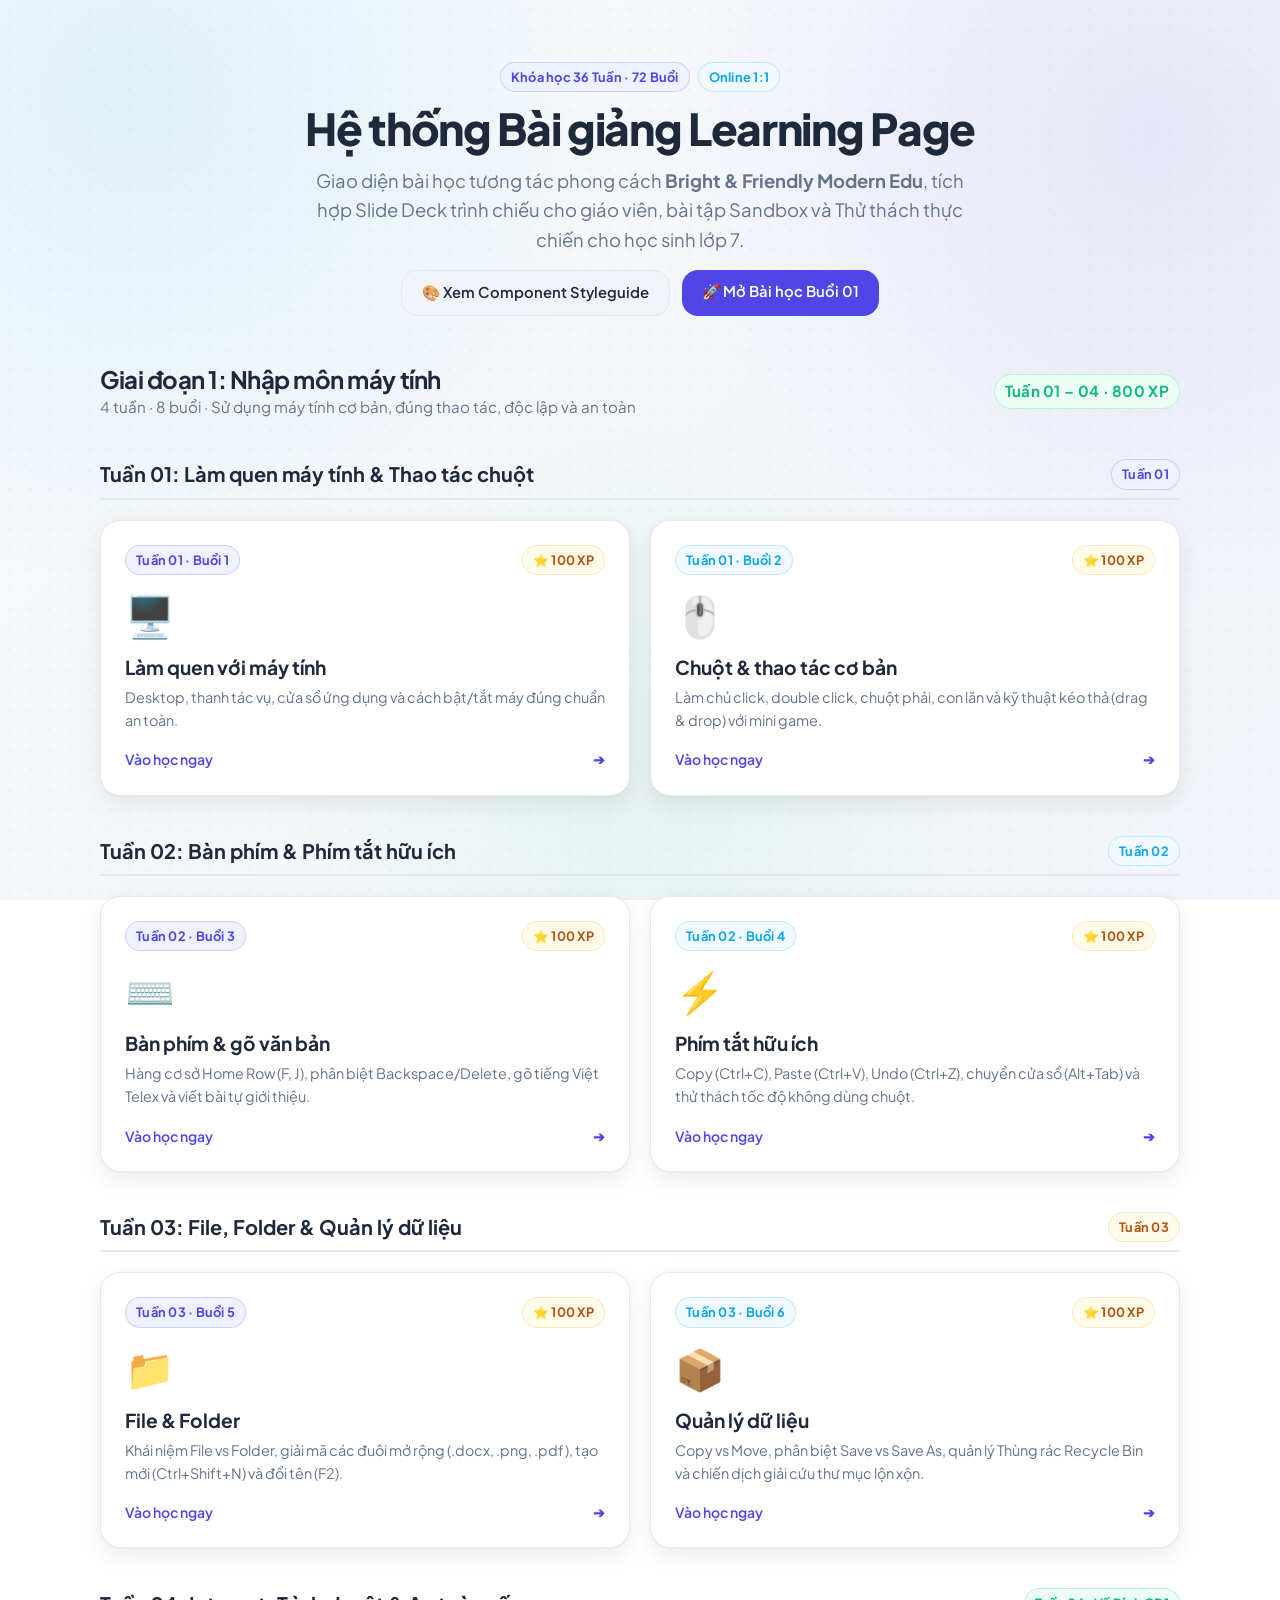
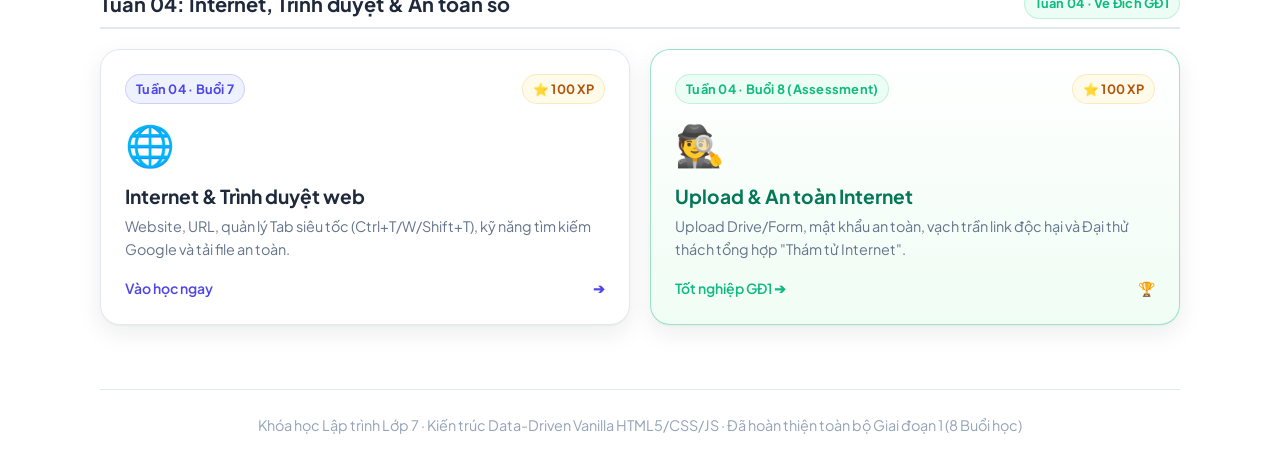
<file: index.html>
<!DOCTYPE html>
<html lang="vi">
<head>
  <meta charset="UTF-8">
  <meta name="viewport" content="width=device-width, initial-scale=1.0">
  <title>Khóa học Lập trình Lớp 7 — Cổng Bài học & Design System</title>
  
  <!-- CSS Design System -->
  <link rel="stylesheet" href="design-system/css/tokens.css">
  <link rel="stylesheet" href="design-system/css/reset.css">
  <link rel="stylesheet" href="design-system/css/layout.css">
  <link rel="stylesheet" href="design-system/css/components.css">
  <link rel="stylesheet" href="design-system/css/utilities.css">
  <link rel="stylesheet" href="design-system/css/responsive.css">

  <style>
    .hub-hero {
      padding: 48px 0 32px;
      text-align: center;
    }
    .hub-grid {
      display: grid;
      grid-template-columns: repeat(auto-fit, minmax(280px, 1fr));
      gap: 20px;
      margin-top: 20px;
    }
    .hub-card {
      background: #ffffff;
      border: 1px solid var(--border-soft);
      border-radius: var(--radius-lg);
      padding: 24px;
      box-shadow: var(--shadow-card);
      display: flex;
      flex-direction: column;
      justify-content: space-between;
      gap: 16px;
      transition: all var(--transition-fast);
      text-decoration: none;
      color: inherit;
    }
    .hub-card:hover {
      transform: translateY(-4px);
      box-shadow: var(--shadow-card-hover);
      border-color: rgba(79, 70, 229, 0.4);
    }
    .hub-card__icon {
      font-size: 2.5rem;
    }
    .week-section-title {
      display: flex;
      justify-content: space-between;
      align-items: center;
      margin-top: 40px;
      margin-bottom: 12px;
      padding-bottom: 8px;
      border-bottom: 2px solid var(--border-soft);
    }
  </style>
</head>
<body>

  <div class="lesson-shell" style="max-width: 1080px;">

    <!-- Hero Header -->
    <header class="hub-hero">
      <div class="d-inline-flex items-center gap-2 mb-2">
        <span class="badge badge--primary">Khóa học 36 Tuần · 72 Buổi</span>
        <span class="badge badge--energy">Online 1:1</span>
      </div>
      <h1 style="font-size: clamp(2rem, 4vw, 2.75rem); letter-spacing: -0.03em; margin-bottom: 8px;">
        Hệ thống Bài giảng Learning Page
      </h1>
      <p class="text-secondary" style="font-size: 1.15rem; max-width: 680px; margin: 0 auto;">
        Giao diện bài học tương tác phong cách <strong>Bright & Friendly Modern Edu</strong>, tích hợp Slide Deck trình chiếu cho giáo viên, bài tập Sandbox và Thử thách thực chiến cho học sinh lớp 7.
      </p>

      <div class="d-flex justify-center gap-3 mt-4">
        <a href="design-system/styleguide.html" class="btn btn--secondary">
          🎨 Xem Component Styleguide
        </a>
        <a href="bai-1.html" class="btn btn--primary">
          🚀 Mở Bài học Buổi 01
        </a>
      </div>
    </header>

    <!-- Main Stages / Sessions -->
    <main class="mt-4">
      <div class="d-flex justify-between items-center mb-2">
        <div>
          <h2>Giai đoạn 1: Nhập môn máy tính</h2>
          <p class="text-secondary" style="margin: 0; font-size: 0.95rem;">4 tuần · 8 buổi · Sử dụng máy tính cơ bản, đúng thao tác, độc lập và an toàn</p>
        </div>
        <span class="badge badge--success font-semibold" style="font-size: 0.95rem;">Tuần 01 – 04 · 800 XP</span>
      </div>

      <!-- TUẦN 01 -->
      <div class="week-section-title">
        <h3 style="margin: 0; font-size: 1.25rem;">Tuần 01: Làm quen máy tính & Thao tác chuột</h3>
        <span class="badge badge--primary">Tuần 01</span>
      </div>

      <div class="hub-grid">
        <!-- Buổi 01 -->
        <a href="bai-1.html" class="hub-card">
          <div>
            <div class="d-flex justify-between items-center mb-2">
              <span class="badge badge--primary">Tuần 01 · Buổi 1</span>
              <span class="badge badge--warning">⭐ 100 XP</span>
            </div>
            <div class="hub-card__icon mb-2">🖥️</div>
            <h3 style="margin-bottom: 6px;">Làm quen với máy tính</h3>
            <p class="text-secondary" style="font-size: 0.9rem; margin: 0;">Desktop, thanh tác vụ, cửa sổ ứng dụng và cách bật/tắt máy đúng chuẩn an toàn.</p>
          </div>
          <div class="d-flex justify-between items-center text-primary font-semibold" style="font-size: 0.875rem;">
            <span>Vào học ngay</span>
            <span>➔</span>
          </div>
        </a>

        <!-- Buổi 02 -->
        <a href="bai-2.html" class="hub-card">
          <div>
            <div class="d-flex justify-between items-center mb-2">
              <span class="badge badge--energy">Tuần 01 · Buổi 2</span>
              <span class="badge badge--warning">⭐ 100 XP</span>
            </div>
            <div class="hub-card__icon mb-2">🖱️</div>
            <h3 style="margin-bottom: 6px;">Chuột & thao tác cơ bản</h3>
            <p class="text-secondary" style="font-size: 0.9rem; margin: 0;">Làm chủ click, double click, chuột phải, con lăn và kỹ thuật kéo thả (drag & drop) với mini game.</p>
          </div>
          <div class="d-flex justify-between items-center text-primary font-semibold" style="font-size: 0.875rem;">
            <span>Vào học ngay</span>
            <span>➔</span>
          </div>
        </a>
      </div>

      <!-- TUẦN 02 -->
      <div class="week-section-title">
        <h3 style="margin: 0; font-size: 1.25rem;">Tuần 02: Bàn phím & Phím tắt hữu ích</h3>
        <span class="badge badge--energy">Tuần 02</span>
      </div>

      <div class="hub-grid">
        <!-- Buổi 03 -->
        <a href="bai-3.html" class="hub-card">
          <div>
            <div class="d-flex justify-between items-center mb-2">
              <span class="badge badge--primary">Tuần 02 · Buổi 3</span>
              <span class="badge badge--warning">⭐ 100 XP</span>
            </div>
            <div class="hub-card__icon mb-2">⌨️</div>
            <h3 style="margin-bottom: 6px;">Bàn phím & gõ văn bản</h3>
            <p class="text-secondary" style="font-size: 0.9rem; margin: 0;">Hàng cơ sở Home Row (F, J), phân biệt Backspace/Delete, gõ tiếng Việt Telex và viết bài tự giới thiệu.</p>
          </div>
          <div class="d-flex justify-between items-center text-primary font-semibold" style="font-size: 0.875rem;">
            <span>Vào học ngay</span>
            <span>➔</span>
          </div>
        </a>

        <!-- Buổi 04 -->
        <a href="bai-4.html" class="hub-card">
          <div>
            <div class="d-flex justify-between items-center mb-2">
              <span class="badge badge--energy">Tuần 02 · Buổi 4</span>
              <span class="badge badge--warning">⭐ 100 XP</span>
            </div>
            <div class="hub-card__icon mb-2">⚡</div>
            <h3 style="margin-bottom: 6px;">Phím tắt hữu ích</h3>
            <p class="text-secondary" style="font-size: 0.9rem; margin: 0;">Copy (Ctrl+C), Paste (Ctrl+V), Undo (Ctrl+Z), chuyển cửa sổ (Alt+Tab) và thử thách tốc độ không dùng chuột.</p>
          </div>
          <div class="d-flex justify-between items-center text-primary font-semibold" style="font-size: 0.875rem;">
            <span>Vào học ngay</span>
            <span>➔</span>
          </div>
        </a>
      </div>

      <!-- TUẦN 03 -->
      <div class="week-section-title">
        <h3 style="margin: 0; font-size: 1.25rem;">Tuần 03: File, Folder & Quản lý dữ liệu</h3>
        <span class="badge badge--warning">Tuần 03</span>
      </div>

      <div class="hub-grid">
        <!-- Buổi 05 -->
        <a href="bai-5.html" class="hub-card">
          <div>
            <div class="d-flex justify-between items-center mb-2">
              <span class="badge badge--primary">Tuần 03 · Buổi 5</span>
              <span class="badge badge--warning">⭐ 100 XP</span>
            </div>
            <div class="hub-card__icon mb-2">📁</div>
            <h3 style="margin-bottom: 6px;">File & Folder</h3>
            <p class="text-secondary" style="font-size: 0.9rem; margin: 0;">Khái niệm File vs Folder, giải mã các đuôi mở rộng (.docx, .png, .pdf), tạo mới (Ctrl+Shift+N) và đổi tên (F2).</p>
          </div>
          <div class="d-flex justify-between items-center text-primary font-semibold" style="font-size: 0.875rem;">
            <span>Vào học ngay</span>
            <span>➔</span>
          </div>
        </a>

        <!-- Buổi 06 -->
        <a href="bai-6.html" class="hub-card">
          <div>
            <div class="d-flex justify-between items-center mb-2">
              <span class="badge badge--energy">Tuần 03 · Buổi 6</span>
              <span class="badge badge--warning">⭐ 100 XP</span>
            </div>
            <div class="hub-card__icon mb-2">📦</div>
            <h3 style="margin-bottom: 6px;">Quản lý dữ liệu</h3>
            <p class="text-secondary" style="font-size: 0.9rem; margin: 0;">Copy vs Move, phân biệt Save vs Save As, quản lý Thùng rác Recycle Bin và chiến dịch giải cứu thư mục lộn xộn.</p>
          </div>
          <div class="d-flex justify-between items-center text-primary font-semibold" style="font-size: 0.875rem;">
            <span>Vào học ngay</span>
            <span>➔</span>
          </div>
        </a>
      </div>

      <!-- TUẦN 04 -->
      <div class="week-section-title">
        <h3 style="margin: 0; font-size: 1.25rem;">Tuần 04: Internet, Trình duyệt & An toàn số</h3>
        <span class="badge badge--success">Tuần 04 · Về Đích GĐ1</span>
      </div>

      <div class="hub-grid">
        <!-- Buổi 07 -->
        <a href="bai-7.html" class="hub-card">
          <div>
            <div class="d-flex justify-between items-center mb-2">
              <span class="badge badge--primary">Tuần 04 · Buổi 7</span>
              <span class="badge badge--warning">⭐ 100 XP</span>
            </div>
            <div class="hub-card__icon mb-2">🌐</div>
            <h3 style="margin-bottom: 6px;">Internet & Trình duyệt web</h3>
            <p class="text-secondary" style="font-size: 0.9rem; margin: 0;">Website, URL, quản lý Tab siêu tốc (Ctrl+T/W/Shift+T), kỹ năng tìm kiếm Google và tải file an toàn.</p>
          </div>
          <div class="d-flex justify-between items-center text-primary font-semibold" style="font-size: 0.875rem;">
            <span>Vào học ngay</span>
            <span>➔</span>
          </div>
        </a>

        <!-- Buổi 08 -->
        <a href="bai-8.html" class="hub-card" style="border-color: rgba(16, 185, 129, 0.4); background: linear-gradient(180deg, #ffffff 0%, #f0fdf4 100%);">
          <div>
            <div class="d-flex justify-between items-center mb-2">
              <span class="badge badge--success font-bold">Tuần 04 · Buổi 8 (Assessment)</span>
              <span class="badge badge--warning font-bold">⭐ 100 XP</span>
            </div>
            <div class="hub-card__icon mb-2">🕵️</div>
            <h3 style="margin-bottom: 6px; color: #047857;">Upload & An toàn Internet</h3>
            <p class="text-secondary" style="font-size: 0.9rem; margin: 0;">Upload Drive/Form, mật khẩu an toàn, vạch trần link độc hại và Đại thử thách tổng hợp "Thám tử Internet".</p>
          </div>
          <div class="d-flex justify-between items-center text-success font-semibold" style="font-size: 0.875rem;">
            <span>Tốt nghiệp GĐ1 ➔</span>
            <span>🏆</span>
          </div>
        </a>
      </div>

    </main>

    <!-- Footer -->
    <footer style="margin-top: 64px; padding-top: 24px; border-top: 1px solid var(--border-soft); text-align: center;" class="text-muted">
      <p style="font-size: 0.9rem;">Khóa học Lập trình Lớp 7 · Kiến trúc Data-Driven Vanilla HTML5/CSS/JS · Đã hoàn thiện toàn bộ Giai đoạn 1 (8 Buổi học)</p>
    </footer>

  </div>

</body>
</html>
</file>
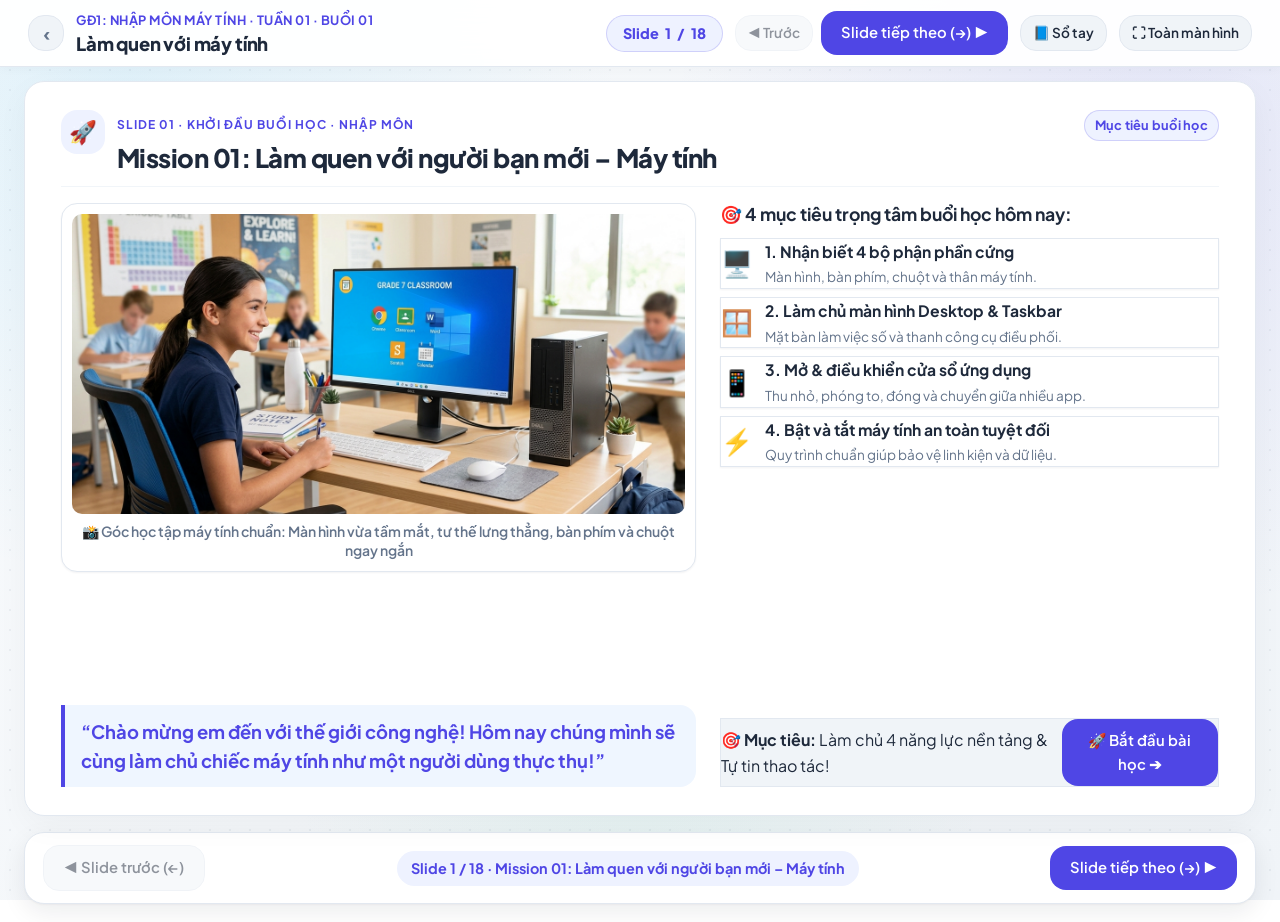
<file: bai-1.html>
<!DOCTYPE html>
<html lang="vi">
<head>
  <meta charset="UTF-8">
  <meta http-equiv="refresh" content="0; url=templates/lesson.html?id=gd1-w01-l01">
  <title>Chuyển tiếp đến Bài 1: Làm quen với máy tính</title>
  <script>
    window.location.replace("templates/lesson.html?id=gd1-w01-l01");
  </script>
</head>
<body style="font-family: sans-serif; display: flex; align-items: center; justify-content: center; height: 100vh; margin: 0; background: #f8fafc;">
  <p>Đang chuyển hướng tới Bài 1... Nếu trang không tự chuyển, <a href="templates/lesson.html?id=gd1-w01-l01">bấm vào đây để vào học</a>.</p>
</body>
</html>
</file>
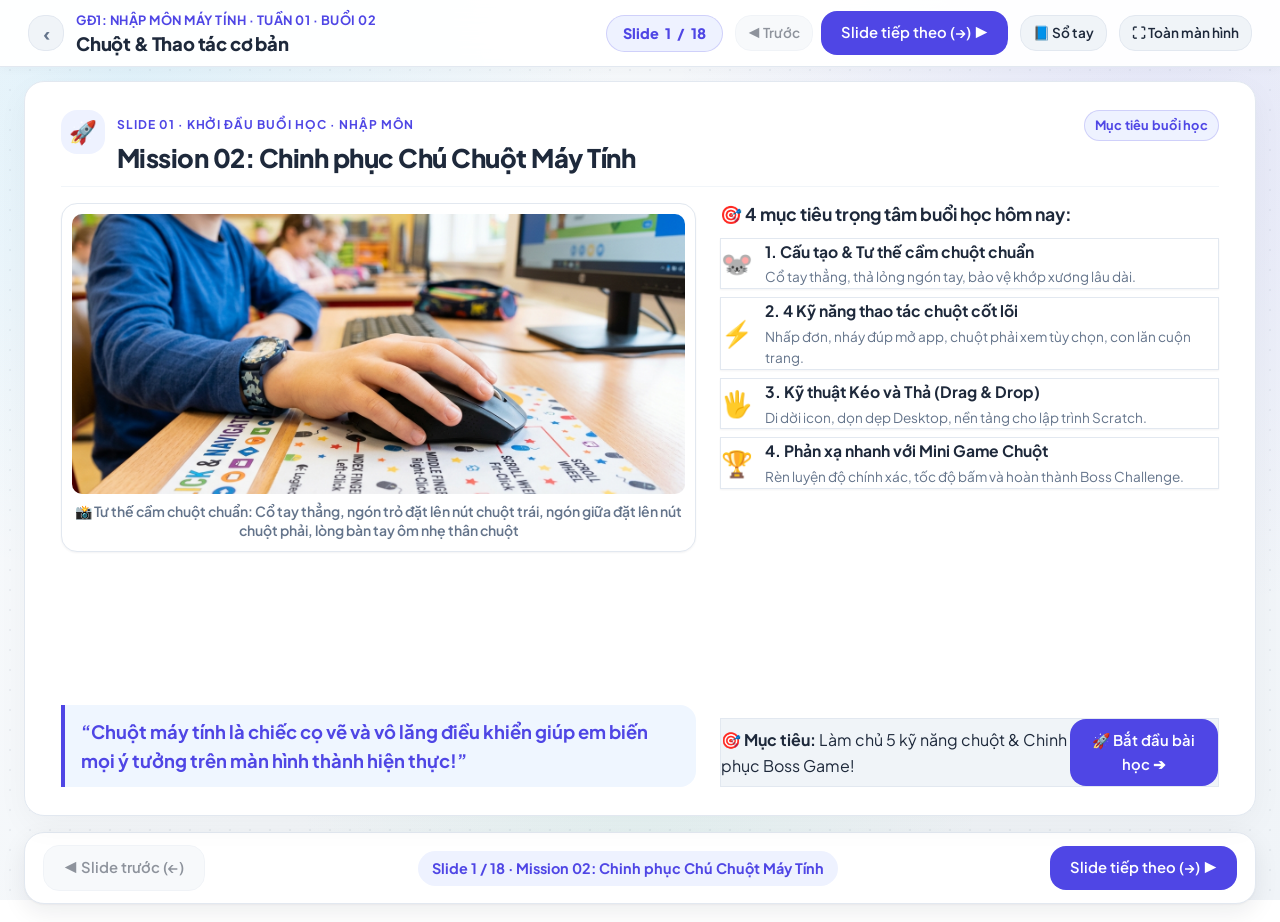
<file: bai-2.html>
<!DOCTYPE html>
<html lang="vi">
<head>
  <meta charset="UTF-8">
  <meta http-equiv="refresh" content="0; url=templates/lesson.html?id=gd1-w01-l02">
  <title>Chuyển tiếp đến Bài 2: Chuột & thao tác cơ bản</title>
  <script>
    window.location.replace("templates/lesson.html?id=gd1-w01-l02");
  </script>
</head>
<body style="font-family: sans-serif; display: flex; align-items: center; justify-content: center; height: 100vh; margin: 0; background: #f8fafc;">
  <p>Đang chuyển hướng tới Bài 2... Nếu trang không tự chuyển, <a href="templates/lesson.html?id=gd1-w01-l02">bấm vào đây để vào học</a>.</p>
</body>
</html>
</file>
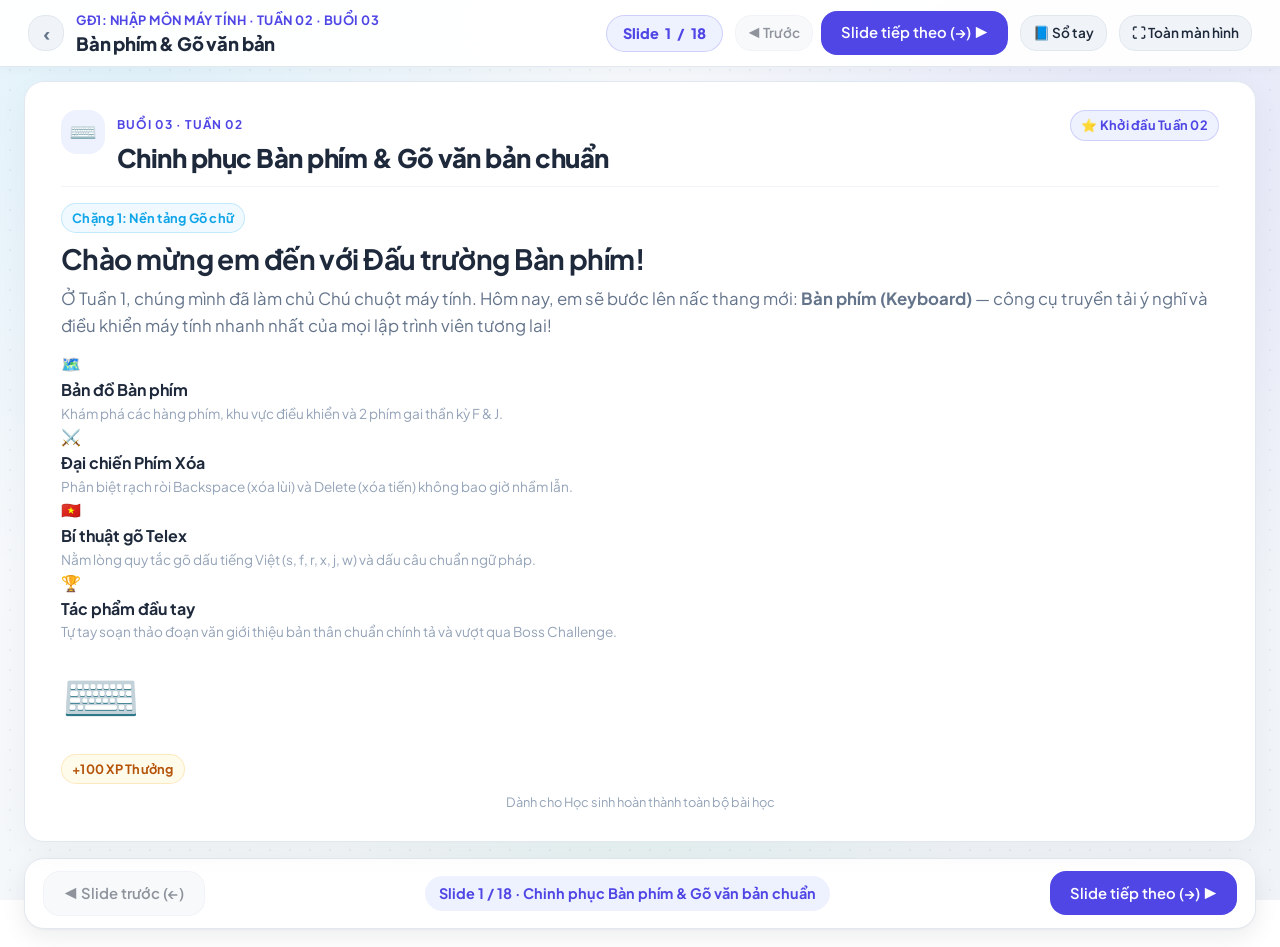
<file: bai-3.html>
<!DOCTYPE html>
<html lang="vi">
<head>
  <meta charset="UTF-8">
  <meta http-equiv="refresh" content="0; url=templates/lesson.html?id=gd1-w02-l03">
  <title>Chuyển tiếp đến Bài 3: Bàn phím & gõ văn bản</title>
  <script>
    window.location.replace("templates/lesson.html?id=gd1-w02-l03");
  </script>
</head>
<body style="font-family: sans-serif; display: flex; align-items: center; justify-content: center; height: 100vh; margin: 0; background: #f8fafc;">
  <p>Đang chuyển hướng tới Bài 3... Nếu trang không tự chuyển, <a href="templates/lesson.html?id=gd1-w02-l03">bấm vào đây để vào học</a>.</p>
</body>
</html>
</file>
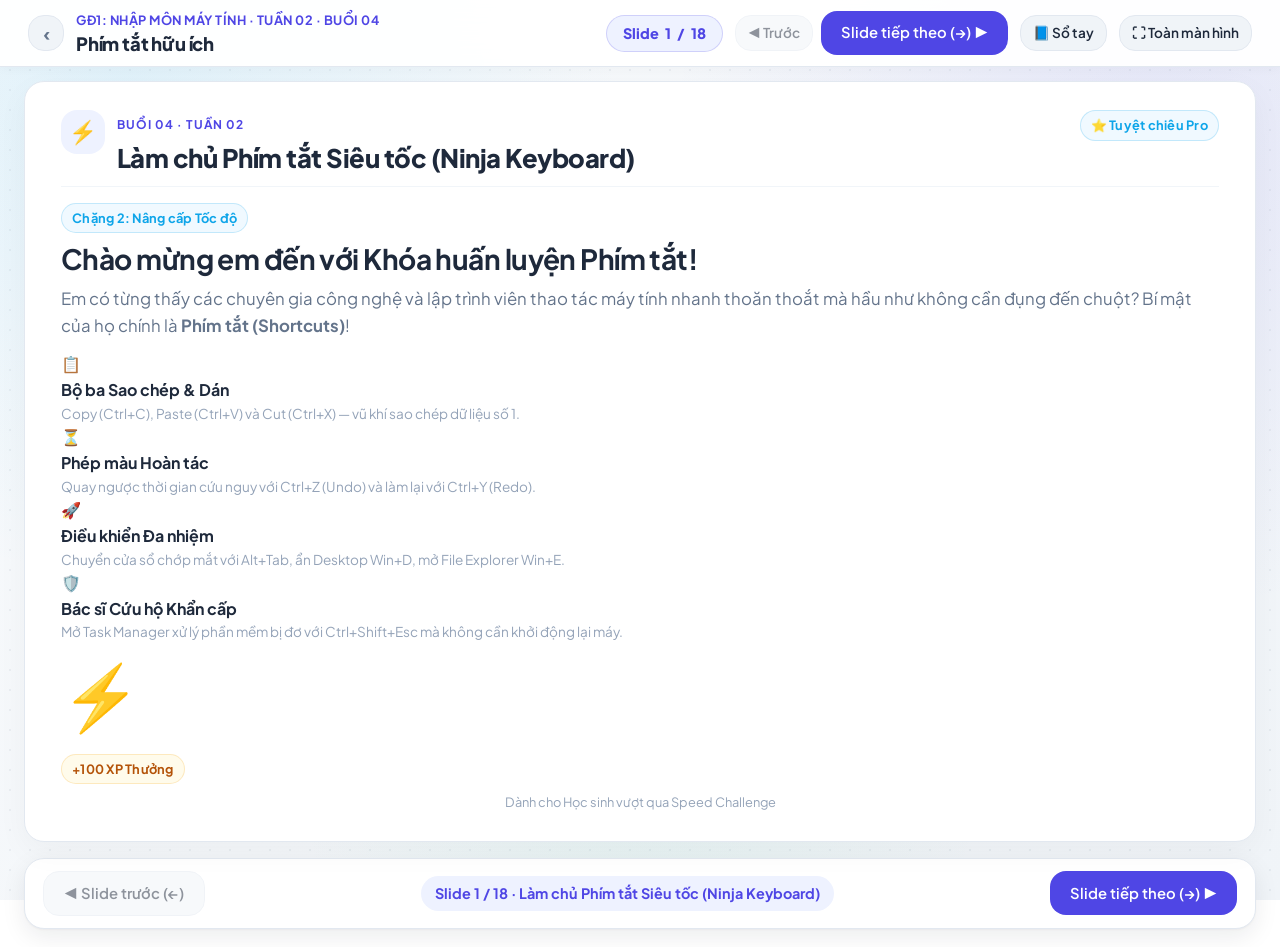
<file: bai-4.html>
<!DOCTYPE html>
<html lang="vi">
<head>
  <meta charset="UTF-8">
  <meta http-equiv="refresh" content="0; url=templates/lesson.html?id=gd1-w02-l04">
  <title>Chuyển tiếp đến Bài 4: Phím tắt hữu ích</title>
  <script>
    window.location.replace("templates/lesson.html?id=gd1-w02-l04");
  </script>
</head>
<body style="font-family: sans-serif; display: flex; align-items: center; justify-content: center; height: 100vh; margin: 0; background: #f8fafc;">
  <p>Đang chuyển hướng tới Bài 4... Nếu trang không tự chuyển, <a href="templates/lesson.html?id=gd1-w02-l04">bấm vào đây để vào học</a>.</p>
</body>
</html>
</file>
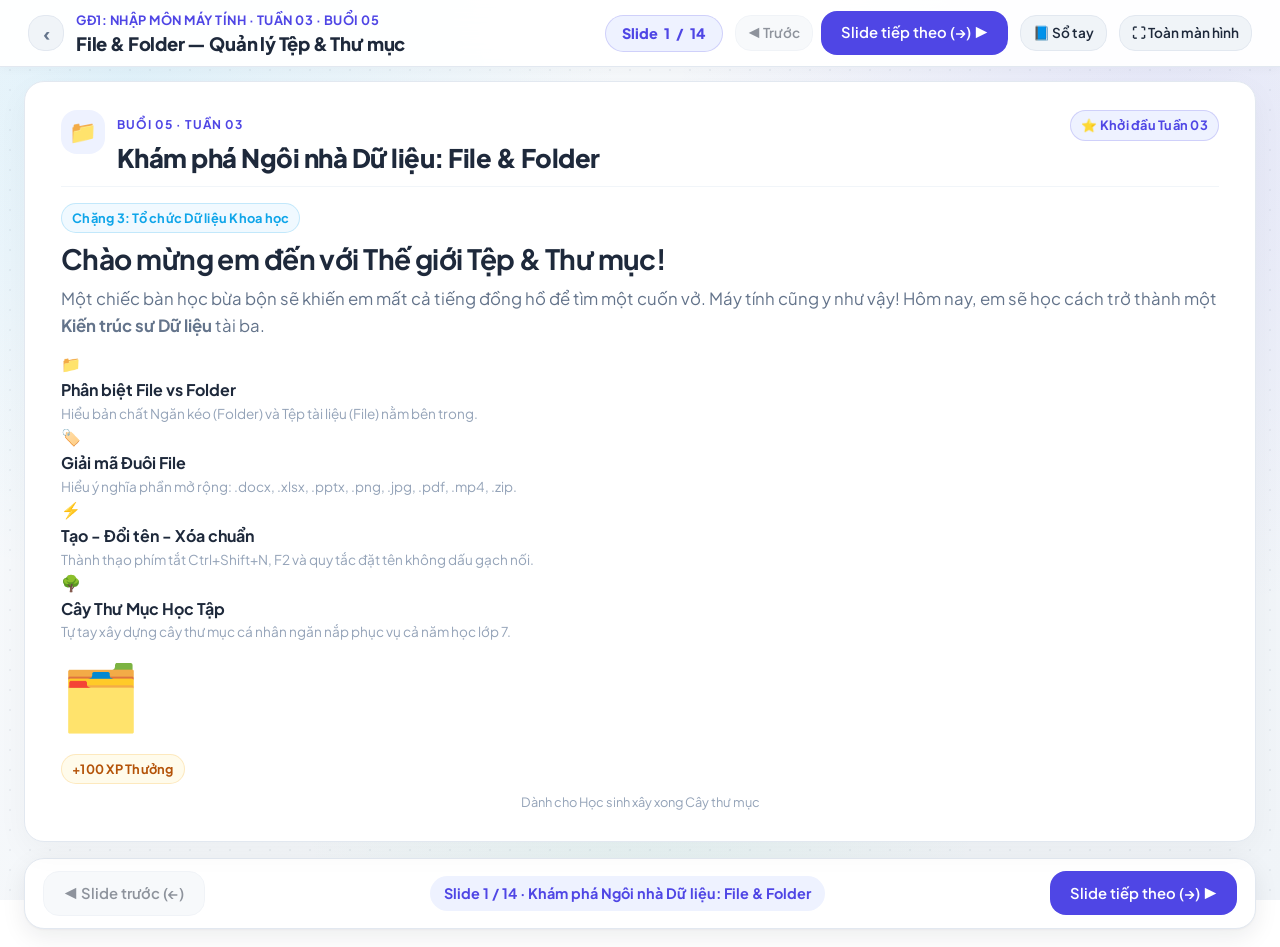
<file: bai-5.html>
<!DOCTYPE html>
<html lang="vi">
<head>
  <meta charset="UTF-8">
  <meta http-equiv="refresh" content="0; url=templates/lesson.html?id=gd1-w03-l05">
  <title>Chuyển tiếp đến Bài 5: File & Folder</title>
  <script>
    window.location.replace("templates/lesson.html?id=gd1-w03-l05");
  </script>
</head>
<body style="font-family: sans-serif; display: flex; align-items: center; justify-content: center; height: 100vh; margin: 0; background: #f8fafc;">
  <p>Đang chuyển hướng tới Bài 5... Nếu trang không tự chuyển, <a href="templates/lesson.html?id=gd1-w03-l05">bấm vào đây để vào học</a>.</p>
</body>
</html>
</file>
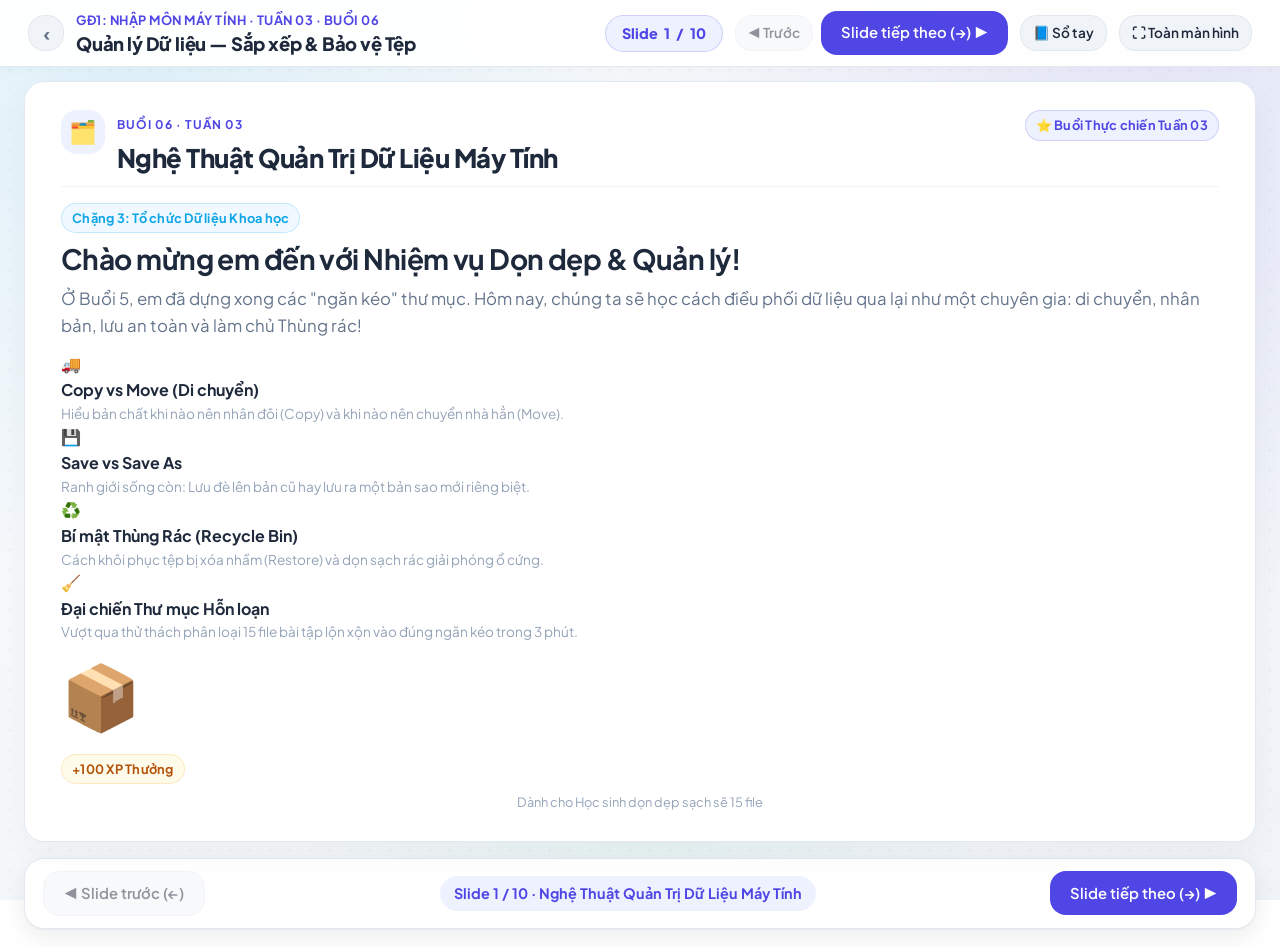
<file: bai-6.html>
<!DOCTYPE html>
<html lang="vi">
<head>
  <meta charset="UTF-8">
  <meta http-equiv="refresh" content="0; url=templates/lesson.html?id=gd1-w03-l06">
  <title>Chuyển tiếp đến Bài 6: Quản lý dữ liệu</title>
  <script>
    window.location.replace("templates/lesson.html?id=gd1-w03-l06");
  </script>
</head>
<body style="font-family: sans-serif; display: flex; align-items: center; justify-content: center; height: 100vh; margin: 0; background: #f8fafc;">
  <p>Đang chuyển hướng tới Bài 6... Nếu trang không tự chuyển, <a href="templates/lesson.html?id=gd1-w03-l06">bấm vào đây để vào học</a>.</p>
</body>
</html>
</file>
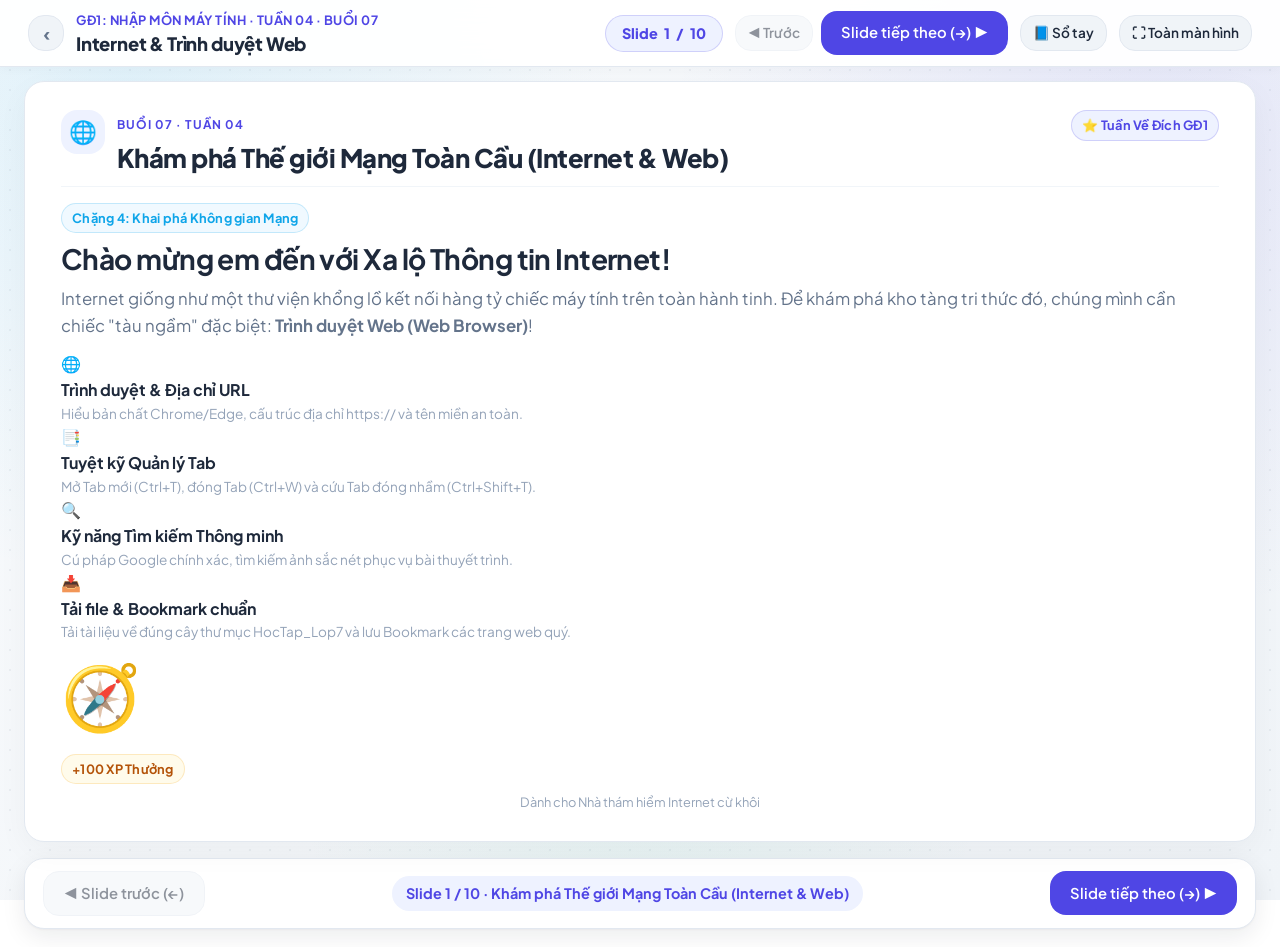
<file: bai-7.html>
<!DOCTYPE html>
<html lang="vi">
<head>
  <meta charset="UTF-8">
  <meta http-equiv="refresh" content="0; url=templates/lesson.html?id=gd1-w04-l07">
  <title>Chuyển tiếp đến Bài 7: Internet & trình duyệt</title>
  <script>
    window.location.replace("templates/lesson.html?id=gd1-w04-l07");
  </script>
</head>
<body style="font-family: sans-serif; display: flex; align-items: center; justify-content: center; height: 100vh; margin: 0; background: #f8fafc;">
  <p>Đang chuyển hướng tới Bài 7... Nếu trang không tự chuyển, <a href="templates/lesson.html?id=gd1-w04-l07">bấm vào đây để vào học</a>.</p>
</body>
</html>
</file>
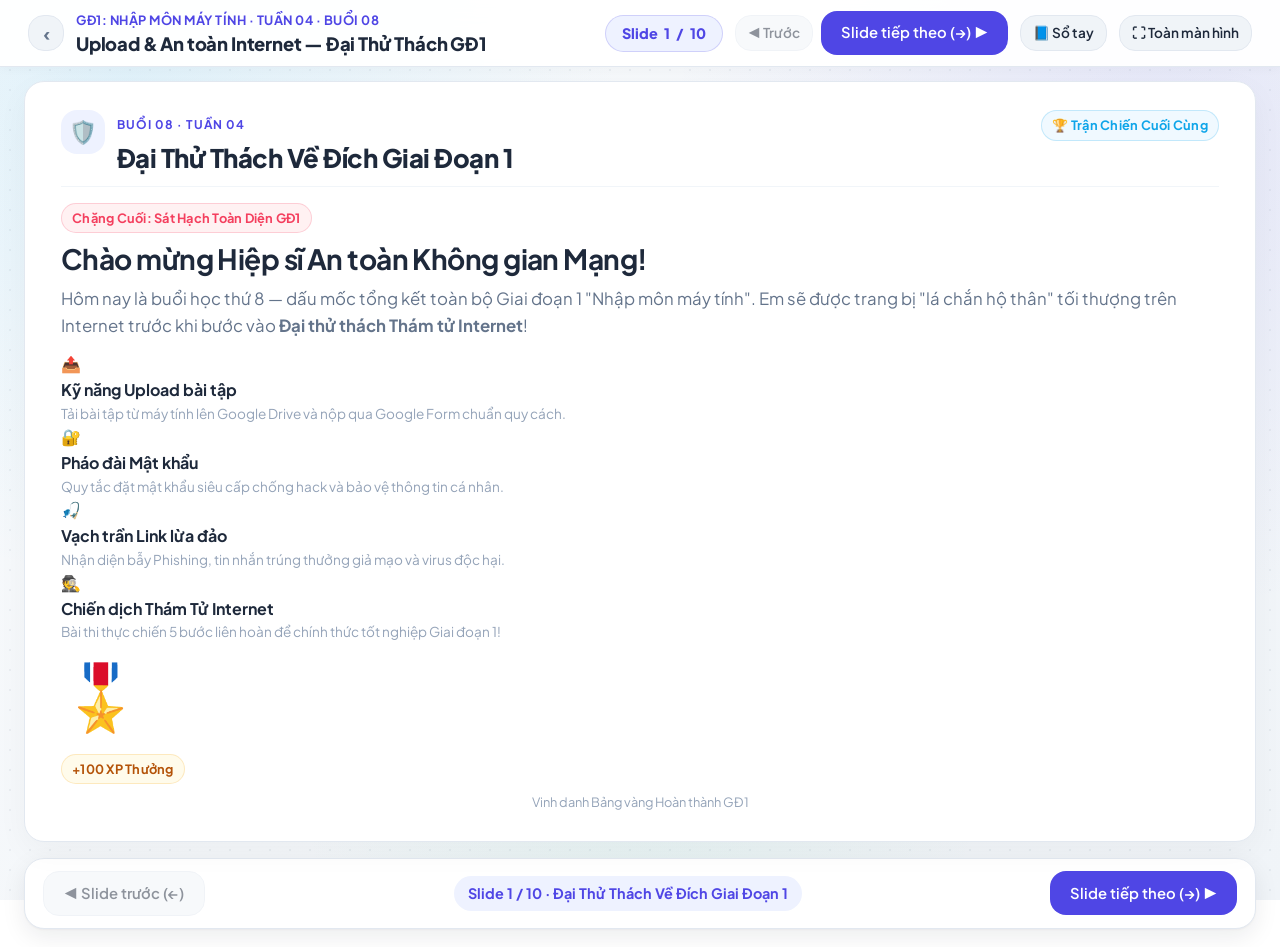
<file: bai-8.html>
<!DOCTYPE html>
<html lang="vi">
<head>
  <meta charset="UTF-8">
  <meta http-equiv="refresh" content="0; url=templates/lesson.html?id=gd1-w04-l08">
  <title>Chuyển tiếp đến Bài 8: Upload & an toàn Internet</title>
  <script>
    window.location.replace("templates/lesson.html?id=gd1-w04-l08");
  </script>
</head>
<body style="font-family: sans-serif; display: flex; align-items: center; justify-content: center; height: 100vh; margin: 0; background: #f8fafc;">
  <p>Đang chuyển hướng tới Bài 8... Nếu trang không tự chuyển, <a href="templates/lesson.html?id=gd1-w04-l08">bấm vào đây để vào học</a>.</p>
</body>
</html>
</file>
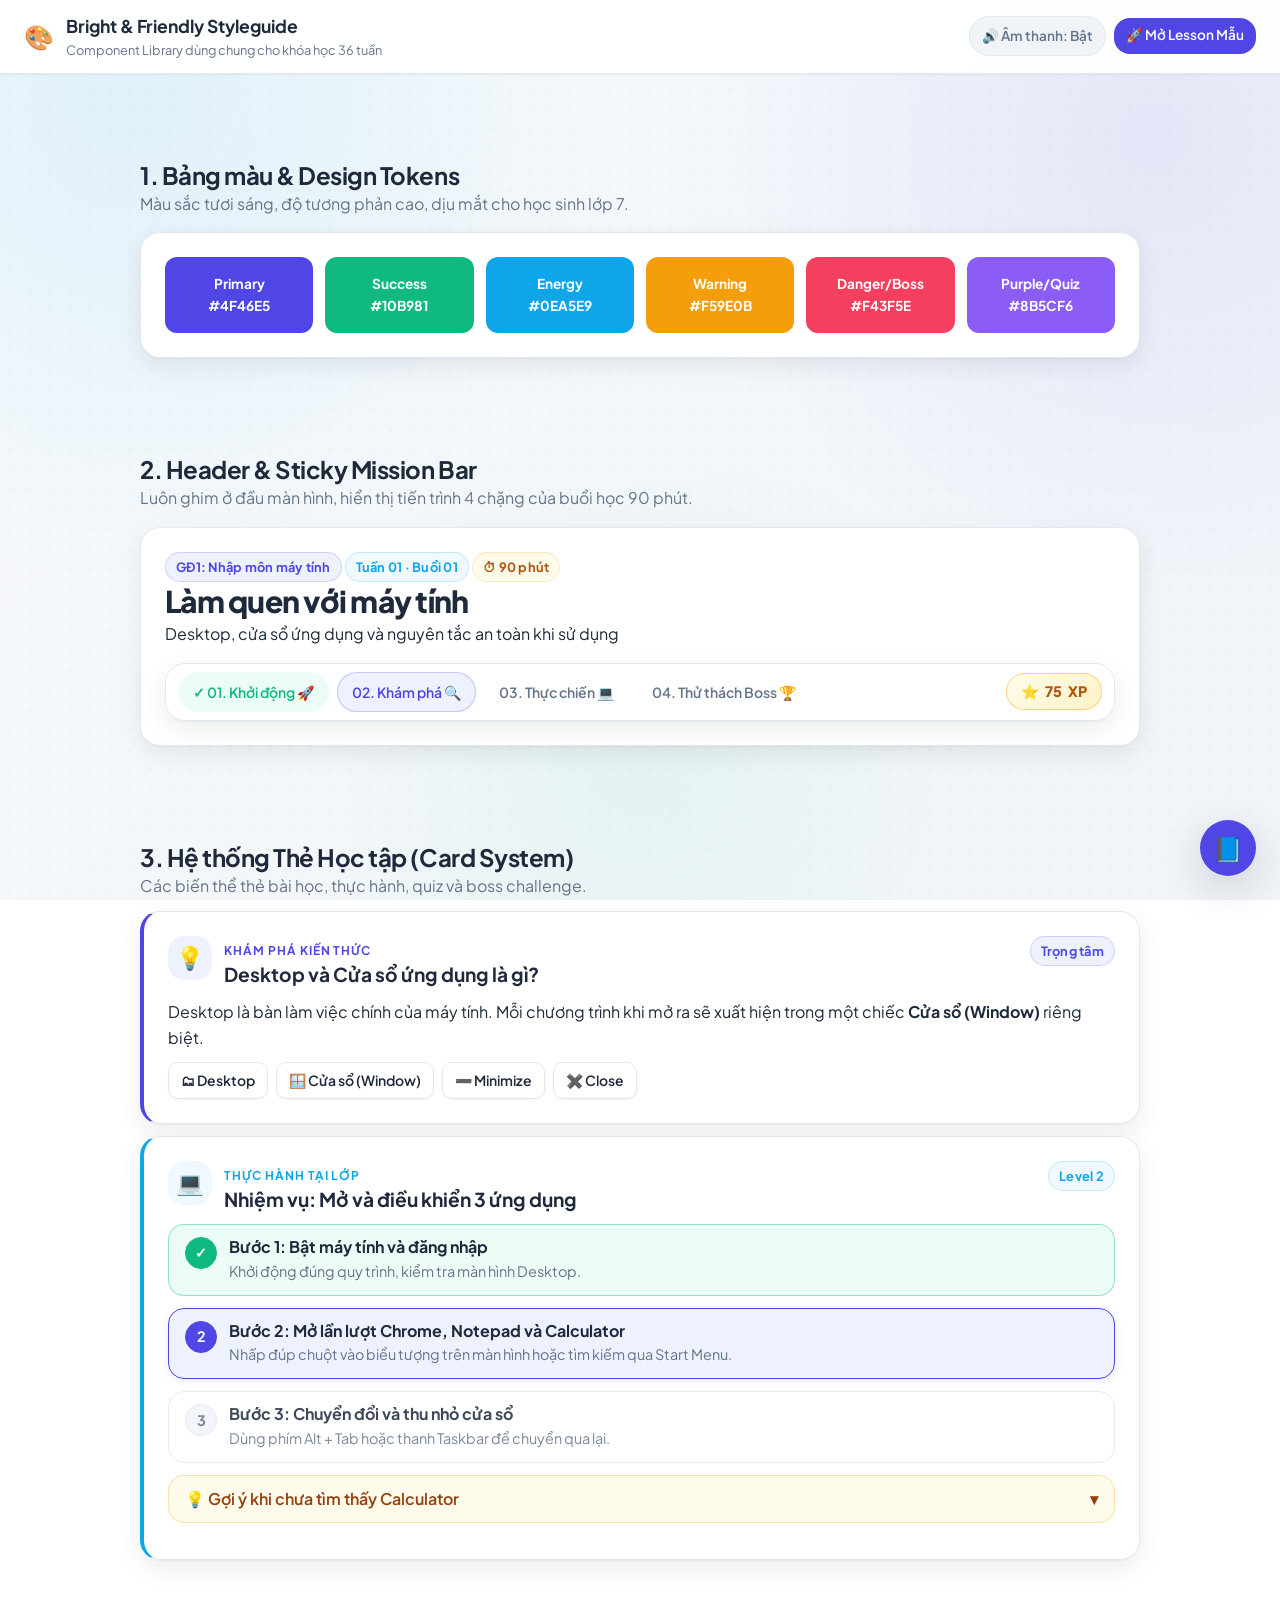
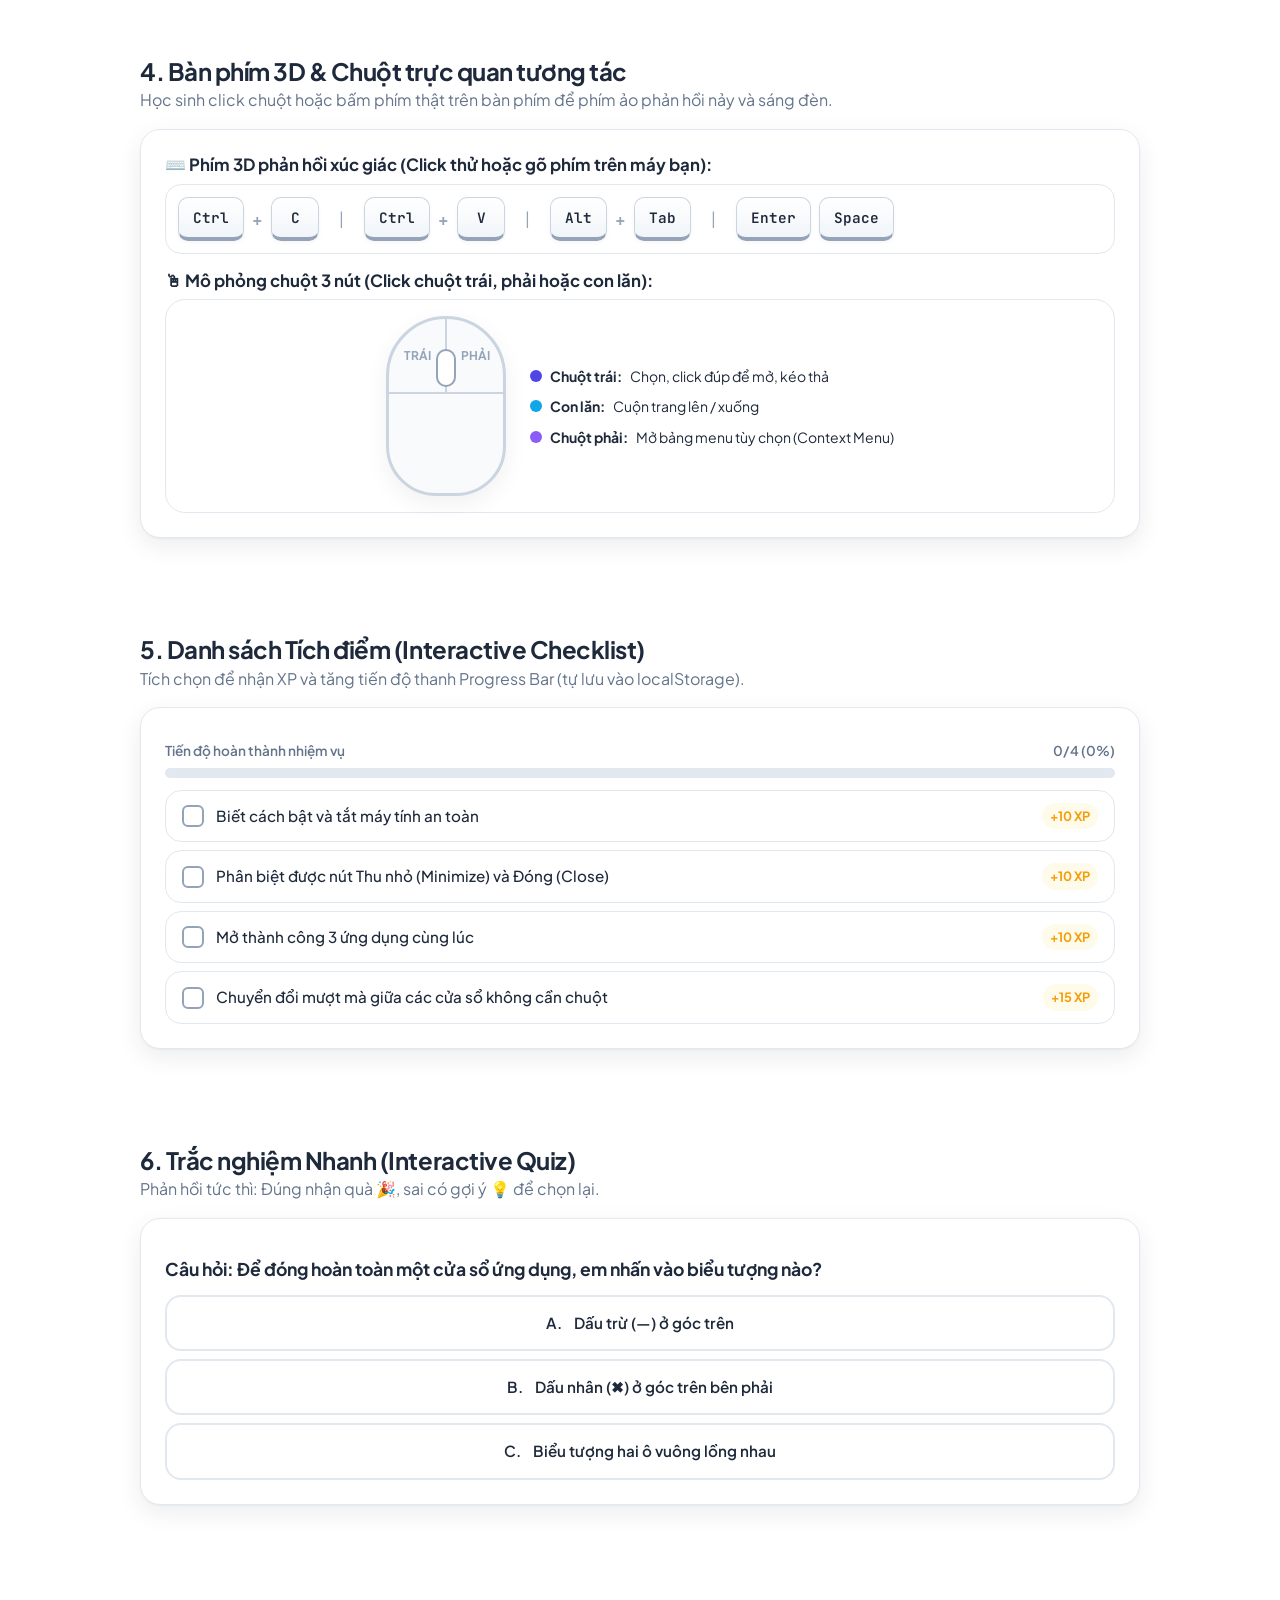
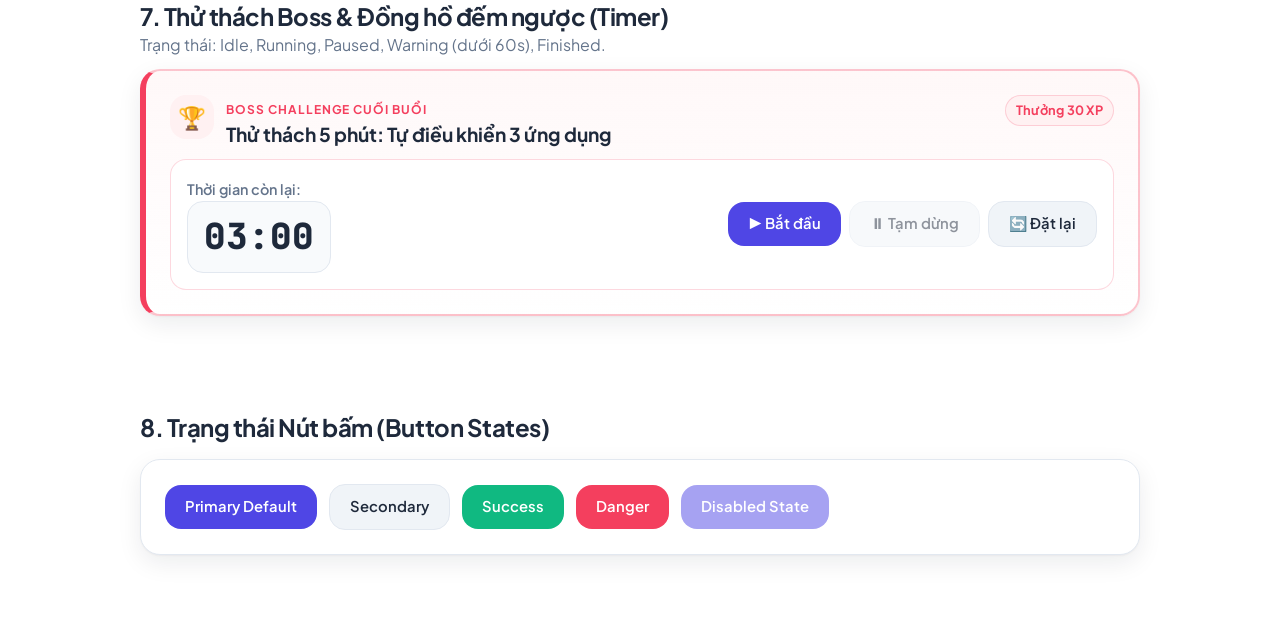
<file: design-system/styleguide.html>
<!DOCTYPE html>
<html lang="vi">
<head>
  <meta charset="UTF-8">
  <meta name="viewport" content="width=device-width, initial-scale=1.0">
  <title>Design System & Component Styleguide — Bright & Friendly Modern Edu</title>
  
  <!-- CSS Stylesheets -->
  <link rel="stylesheet" href="css/tokens.css">
  <link rel="stylesheet" href="css/reset.css">
  <link rel="stylesheet" href="css/layout.css">
  <link rel="stylesheet" href="css/components.css">
  <link rel="stylesheet" href="css/utilities.css">
  <link rel="stylesheet" href="css/responsive.css">
  
  <style>
    .styleguide-nav {
      position: sticky;
      top: 0;
      background: rgba(255, 255, 255, 0.95);
      backdrop-filter: blur(12px);
      border-bottom: 1px solid var(--border-soft);
      padding: 12px 24px;
      z-index: 100;
      display: flex;
      align-items: center;
      justify-content: space-between;
      box-shadow: var(--shadow-sm);
    }
    .styleguide-section {
      margin: 48px 0;
      scroll-margin-top: 80px;
    }
    .component-box {
      background: #ffffff;
      border: 1px solid var(--border-soft);
      border-radius: var(--radius-lg);
      padding: 24px;
      margin-top: 16px;
      box-shadow: var(--shadow-card);
    }
    .code-preview {
      background: #0f172a;
      color: #e2e8f0;
      padding: 16px;
      border-radius: var(--radius-md);
      font-family: var(--font-mono);
      font-size: 0.85rem;
      overflow-x: auto;
      margin-top: 16px;
    }
  </style>
</head>
<body>

  <!-- Styleguide Nav -->
  <nav class="styleguide-nav">
    <div class="d-flex items-center gap-3">
      <span style="font-size: 1.5rem;">🎨</span>
      <div>
        <strong style="font-size: 1.1rem;">Bright & Friendly Styleguide</strong>
        <p class="text-secondary" style="font-size: 0.8rem; margin: 0;">Component Library dùng chung cho khóa học 36 tuần</p>
      </div>
    </div>
    <div class="d-flex items-center gap-2">
      <button class="sound-toggle-btn" onclick="window.SoundManager.toggleMute()">🔊 Âm thanh: Bật</button>
      <a href="../templates/lesson.html?id=gd1-w01-l01" class="btn btn--primary btn--sm">🚀 Mở Lesson Mẫu</a>
    </div>
  </nav>

  <div class="lesson-shell" style="max-width: 1000px; padding-top: 24px;">

    <!-- 0. Design Tokens Preview -->
    <section class="styleguide-section">
      <h2>1. Bảng màu & Design Tokens</h2>
      <p class="text-secondary">Màu sắc tươi sáng, độ tương phản cao, dịu mắt cho học sinh lớp 7.</p>
      <div class="component-box">
        <div style="display: grid; grid-template-columns: repeat(auto-fit, minmax(130px, 1fr)); gap: 12px;">
          <div style="background: var(--color-primary); color: #fff; padding: 16px; border-radius: 12px; text-align: center; font-weight: 700; font-size: 0.85rem;">Primary<br>#4F46E5</div>
          <div style="background: var(--color-success); color: #fff; padding: 16px; border-radius: 12px; text-align: center; font-weight: 700; font-size: 0.85rem;">Success<br>#10B981</div>
          <div style="background: var(--color-energy); color: #fff; padding: 16px; border-radius: 12px; text-align: center; font-weight: 700; font-size: 0.85rem;">Energy<br>#0EA5E9</div>
          <div style="background: var(--color-warning); color: #fff; padding: 16px; border-radius: 12px; text-align: center; font-weight: 700; font-size: 0.85rem;">Warning<br>#F59E0B</div>
          <div style="background: var(--color-danger); color: #fff; padding: 16px; border-radius: 12px; text-align: center; font-weight: 700; font-size: 0.85rem;">Danger/Boss<br>#F43F5E</div>
          <div style="background: var(--color-purple); color: #fff; padding: 16px; border-radius: 12px; text-align: center; font-weight: 700; font-size: 0.85rem;">Purple/Quiz<br>#8B5CF6</div>
        </div>
      </div>
    </section>

    <!-- 1. Header & Mission Bar -->
    <section class="styleguide-section">
      <h2>2. Header & Sticky Mission Bar</h2>
      <p class="text-secondary">Luôn ghim ở đầu màn hình, hiển thị tiến trình 4 chặng của buổi học 90 phút.</p>
      
      <div class="component-box">
        <!-- Sample Header -->
        <header class="lesson-header" style="padding: 0 0 16px;">
          <div class="lesson-header__meta">
            <span class="badge badge--primary">GĐ1: Nhập môn máy tính</span>
            <span class="badge badge--energy">Tuần 01 · Buổi 01</span>
            <span class="badge badge--warning">⏱ 90 phút</span>
          </div>
          <h1 class="lesson-header__title">Làm quen với máy tính</h1>
          <p class="lesson-header__subtitle">Desktop, cửa sổ ứng dụng và nguyên tắc an toàn khi sử dụng</p>
        </header>

        <!-- Mission Bar Component -->
        <nav class="mission-bar">
          <div class="mission-bar__nav">
            <a href="#warmup" class="mission-step is-completed">✓ 01. Khởi động 🚀</a>
            <a href="#concept" class="mission-step is-active">02. Khám phá 🔍</a>
            <a href="#lab" class="mission-step">03. Thực chiến 💻</a>
            <a href="#boss" class="mission-step">04. Thử thách Boss 🏆</a>
          </div>
          <div class="mission-bar__actions">
            <div class="xp-badge">⭐ <span class="xp-count">75</span> XP</div>
          </div>
        </nav>
      </div>
    </section>

    <!-- 2. Card System Variants -->
    <section class="styleguide-section">
      <h2>3. Hệ thống Thẻ Học tập (Card System)</h2>
      <p class="text-secondary">Các biến thể thẻ bài học, thực hành, quiz và boss challenge.</p>
      
      <div class="d-flex flex-column gap-3 mt-3">
        <!-- Concept Card -->
        <div class="edu-card edu-card--concept">
          <div class="edu-card__header">
            <div class="edu-card__icon">💡</div>
            <div class="edu-card__title-group">
              <span class="eyebrow">Khám phá kiến thức</span>
              <h3>Desktop và Cửa sổ ứng dụng là gì?</h3>
            </div>
            <span class="badge badge--primary">Trọng tâm</span>
          </div>
          <p>Desktop là bàn làm việc chính của máy tính. Mỗi chương trình khi mở ra sẽ xuất hiện trong một chiếc <strong>Cửa sổ (Window)</strong> riêng biệt.</p>
          <div class="concept-chip-group">
            <span class="concept-chip">🗂 Desktop</span>
            <span class="concept-chip">🪟 Cửa sổ (Window)</span>
            <span class="concept-chip">➖ Minimize</span>
            <span class="concept-chip">✖️ Close</span>
          </div>
        </div>

        <!-- Lab Card -->
        <div class="edu-card edu-card--lab">
          <div class="edu-card__header">
            <div class="edu-card__icon">💻</div>
            <div class="edu-card__title-group">
              <span class="eyebrow">Thực hành tại lớp</span>
              <h3>Nhiệm vụ: Mở và điều khiển 3 ứng dụng</h3>
            </div>
            <span class="badge badge--energy">Level 2</span>
          </div>
          <div class="lab-steps">
            <div class="lab-step" data-state="done">
              <div class="lab-step__number">✓</div>
              <div class="lab-step__content">
                <h4>Bước 1: Bật máy tính và đăng nhập</h4>
                <p>Khởi động đúng quy trình, kiểm tra màn hình Desktop.</p>
              </div>
            </div>
            <div class="lab-step" data-state="active">
              <div class="lab-step__number">2</div>
              <div class="lab-step__content">
                <h4>Bước 2: Mở lần lượt Chrome, Notepad và Calculator</h4>
                <p>Nhấp đúp chuột vào biểu tượng trên màn hình hoặc tìm kiếm qua Start Menu.</p>
              </div>
            </div>
            <div class="lab-step" data-state="pending">
              <div class="lab-step__number">3</div>
              <div class="lab-step__content">
                <h4>Bước 3: Chuyển đổi và thu nhỏ cửa sổ</h4>
                <p>Dùng phím Alt + Tab hoặc thanh Taskbar để chuyển qua lại.</p>
              </div>
            </div>
          </div>
          <!-- Hint Box -->
          <details class="hint-box">
            <summary>💡 Gợi ý khi chưa tìm thấy Calculator</summary>
            <div class="hint-box__body">
              Em hãy nhấn phím <kbd class="keycap">Win</kbd> trên bàn phím, gõ chữ <code>calc</code> rồi nhấn phím <kbd class="keycap">Enter</kbd> nhé!
            </div>
          </details>
        </div>
      </div>
    </section>

    <!-- 3. Keycaps & Mouse Visualizer -->
    <section class="styleguide-section">
      <h2>4. Bàn phím 3D & Chuột trực quan tương tác</h2>
      <p class="text-secondary">Học sinh click chuột hoặc bấm phím thật trên bàn phím để phím ảo phản hồi nảy và sáng đèn.</p>
      
      <div class="component-box">
        <h4 class="mb-2">⌨️ Phím 3D phản hồi xúc giác (Click thử hoặc gõ phím trên máy bạn):</h4>
        <div class="keycap-showcase">
          <kbd class="keycap" data-key="ctrl">Ctrl</kbd>
          <span class="key-plus">+</span>
          <kbd class="keycap" data-key="c">C</kbd>
          <span style="margin: 0 12px; color: var(--text-muted);">|</span>
          <kbd class="keycap" data-key="ctrl">Ctrl</kbd>
          <span class="key-plus">+</span>
          <kbd class="keycap" data-key="v">V</kbd>
          <span style="margin: 0 12px; color: var(--text-muted);">|</span>
          <kbd class="keycap" data-key="alt">Alt</kbd>
          <span class="key-plus">+</span>
          <kbd class="keycap" data-key="tab">Tab</kbd>
          <span style="margin: 0 12px; color: var(--text-muted);">|</span>
          <kbd class="keycap" data-key="enter">Enter</kbd>
          <kbd class="keycap" data-key="space">Space</kbd>
        </div>

        <h4 class="mt-4 mb-2">🖱 Mô phỏng chuột 3 nút (Click chuột trái, phải hoặc con lăn):</h4>
        <div class="mouse-visualizer-container">
          <div class="mouse-device">
            <div class="mouse-buttons-row">
              <button class="mouse-zone" data-mouse="left">TRÁI</button>
              <button class="mouse-zone" data-mouse="scroll"></button>
              <button class="mouse-zone" data-mouse="right">PHẢI</button>
            </div>
          </div>
          <div class="mouse-legend">
            <div class="mouse-legend-item">
              <span class="mouse-legend-dot" style="background: var(--color-primary);"></span>
              <strong>Chuột trái:</strong> Chọn, click đúp để mở, kéo thả
            </div>
            <div class="mouse-legend-item">
              <span class="mouse-legend-dot" style="background: var(--color-energy);"></span>
              <strong>Con lăn:</strong> Cuộn trang lên / xuống
            </div>
            <div class="mouse-legend-item">
              <span class="mouse-legend-dot" style="background: var(--color-purple);"></span>
              <strong>Chuột phải:</strong> Mở bảng menu tùy chọn (Context Menu)
            </div>
          </div>
        </div>
      </div>
    </section>

    <!-- 4. Interactive Checklist -->
    <section class="styleguide-section">
      <h2>5. Danh sách Tích điểm (Interactive Checklist)</h2>
      <p class="text-secondary">Tích chọn để nhận XP và tăng tiến độ thanh Progress Bar (tự lưu vào localStorage).</p>
      
      <div class="component-box">
        <div class="progress-container">
          <div class="progress-header">
            <span>Tiến độ hoàn thành nhiệm vụ</span>
            <span class="progress-text">0/4 (0%)</span>
          </div>
          <div class="progress-track">
            <div class="progress-fill" style="width: 0%;"></div>
          </div>
        </div>

        <div class="checklist-group">
          <div class="checklist-item" data-id="demo_task_1" data-xp="10">
            <div class="checklist-box"></div>
            <span class="checklist-label">Biết cách bật và tắt máy tính an toàn</span>
            <span class="checklist-reward">+10 XP</span>
          </div>
          <div class="checklist-item" data-id="demo_task_2" data-xp="10">
            <div class="checklist-box"></div>
            <span class="checklist-label">Phân biệt được nút Thu nhỏ (Minimize) và Đóng (Close)</span>
            <span class="checklist-reward">+10 XP</span>
          </div>
          <div class="checklist-item" data-id="demo_task_3" data-xp="10">
            <div class="checklist-box"></div>
            <span class="checklist-label">Mở thành công 3 ứng dụng cùng lúc</span>
            <span class="checklist-reward">+10 XP</span>
          </div>
          <div class="checklist-item" data-id="demo_task_4" data-xp="15">
            <div class="checklist-box"></div>
            <span class="checklist-label">Chuyển đổi mượt mà giữa các cửa sổ không cần chuột</span>
            <span class="checklist-reward">+15 XP</span>
          </div>
        </div>
      </div>
    </section>

    <!-- 5. Interactive Quiz -->
    <section class="styleguide-section">
      <h2>6. Trắc nghiệm Nhanh (Interactive Quiz)</h2>
      <p class="text-secondary">Phản hồi tức thì: Đúng nhận quà 🎉, sai có gợi ý 💡 để chọn lại.</p>
      
      <div class="component-box">
        <div class="quiz-box" data-qid="demo_quiz_1" data-correct="1" data-hint="Nút Close thường có hình chữ X màu đỏ ở góc trên bên phải cửa sổ.">
          <div class="quiz-question">Câu hỏi: Để đóng hoàn toàn một cửa sổ ứng dụng, em nhấn vào biểu tượng nào?</div>
          <div class="quiz-options">
            <button class="quiz-option"><span>A.</span> Dấu trừ (—) ở góc trên</button>
            <button class="quiz-option"><span>B.</span> Dấu nhân (✖) ở góc trên bên phải</button>
            <button class="quiz-option"><span>C.</span> Biểu tượng hai ô vuông lồng nhau</button>
          </div>
          <div class="quiz-feedback"></div>
        </div>
      </div>
    </section>

    <!-- 6. Boss Challenge & Timer -->
    <section class="styleguide-section">
      <h2>7. Thử thách Boss & Đồng hồ đếm ngược (Timer)</h2>
      <p class="text-secondary">Trạng thái: Idle, Running, Paused, Warning (dưới 60s), Finished.</p>
      
      <div class="edu-card edu-card--boss">
        <div class="edu-card__header">
          <div class="edu-card__icon">🏆</div>
          <div class="edu-card__title-group">
            <span class="eyebrow">Boss Challenge cuối buổi</span>
            <h3>Thử thách 5 phút: Tự điều khiển 3 ứng dụng</h3>
          </div>
          <span class="badge badge--danger">Thưởng 30 XP</span>
        </div>

        <div class="boss-banner timer-widget" data-duration="180">
          <div>
            <span class="text-secondary font-semibold" style="font-size: 0.9rem;">Thời gian còn lại:</span>
            <div class="timer-display">03:00</div>
          </div>
          <div class="timer-controls">
            <button class="btn btn--primary" data-timer-action="start">▶ Bắt đầu</button>
            <button class="btn btn--secondary" data-timer-action="pause" disabled>⏸ Tạm dừng</button>
            <button class="btn btn--secondary" data-timer-action="reset">🔄 Đặt lại</button>
          </div>
        </div>
      </div>
    </section>

    <!-- 7. Button States -->
    <section class="styleguide-section">
      <h2>8. Trạng thái Nút bấm (Button States)</h2>
      <div class="component-box">
        <div class="d-flex flex-wrap gap-3 items-center">
          <button class="btn btn--primary">Primary Default</button>
          <button class="btn btn--secondary">Secondary</button>
          <button class="btn btn--success">Success</button>
          <button class="btn btn--danger">Danger</button>
          <button class="btn btn--primary" disabled>Disabled State</button>
        </div>
      </div>
    </section>

  </div>

  <!-- Cheatsheet Floating Action Button -->
  <button class="cheatsheet-fab" aria-label="Mở sổ tay tra cứu nhanh" title="Sổ tay phím tắt">
    📘
  </button>

  <!-- Cheatsheet Slide-over Drawer -->
  <div class="cheatsheet-drawer-backdrop">
    <div class="cheatsheet-drawer">
      <div class="cheatsheet-drawer__header">
        <div class="d-flex items-center gap-2">
          <span style="font-size: 1.4rem;">📘</span>
          <strong>Sổ tay tra cứu nhanh</strong>
        </div>
        <button class="cheatsheet-close-btn btn btn--secondary btn--sm" aria-label="Đóng sổ tay">✕</button>
      </div>
      <div class="cheatsheet-drawer__body">
        <div>
          <h4 class="mb-2">⌨️ Phím tắt buổi 1</h4>
          <div class="d-flex flex-column gap-2">
            <div class="d-flex justify-between items-center p-2 bg-page-secondary rounded">
              <span class="key-combo"><kbd class="keycap">Alt</kbd><span class="key-plus">+</span><kbd class="keycap">Tab</kbd></span>
              <span class="text-secondary" style="font-size: 0.85rem;">Chuyển cửa sổ</span>
            </div>
            <div class="d-flex justify-between items-center p-2 bg-page-secondary rounded">
              <span class="key-combo"><kbd class="keycap">Win</kbd><span class="key-plus">+</span><kbd class="keycap">D</kbd></span>
              <span class="text-secondary" style="font-size: 0.85rem;">Về Desktop</span>
            </div>
          </div>
        </div>
        <div>
          <h4 class="mb-2">💡 Mẹo xử lý nhanh</h4>
          <p class="text-secondary" style="font-size: 0.9rem;">Nếu chuột bị kẹt hoặc đơ cửa sổ, hãy bấm <kbd class="keycap">Alt</kbd> + <kbd class="keycap">F4</kbd> để đóng nhanh ứng dụng.</p>
        </div>
      </div>
    </div>
  </div>

  <!-- JavaScript Modules -->
  <script src="js/storage.js"></script>
  <script src="js/audio.js"></script>
  <script src="js/visualizers.js"></script>
  <script src="js/timer.js"></script>
  <script src="js/checklist.js"></script>
  <script src="js/quiz.js"></script>
  <script src="js/learning-engine.js"></script>
  <script>
    document.addEventListener('DOMContentLoaded', () => {
      window.LearningEngine.init();
    });
  </script>
</body>
</html>
</file>
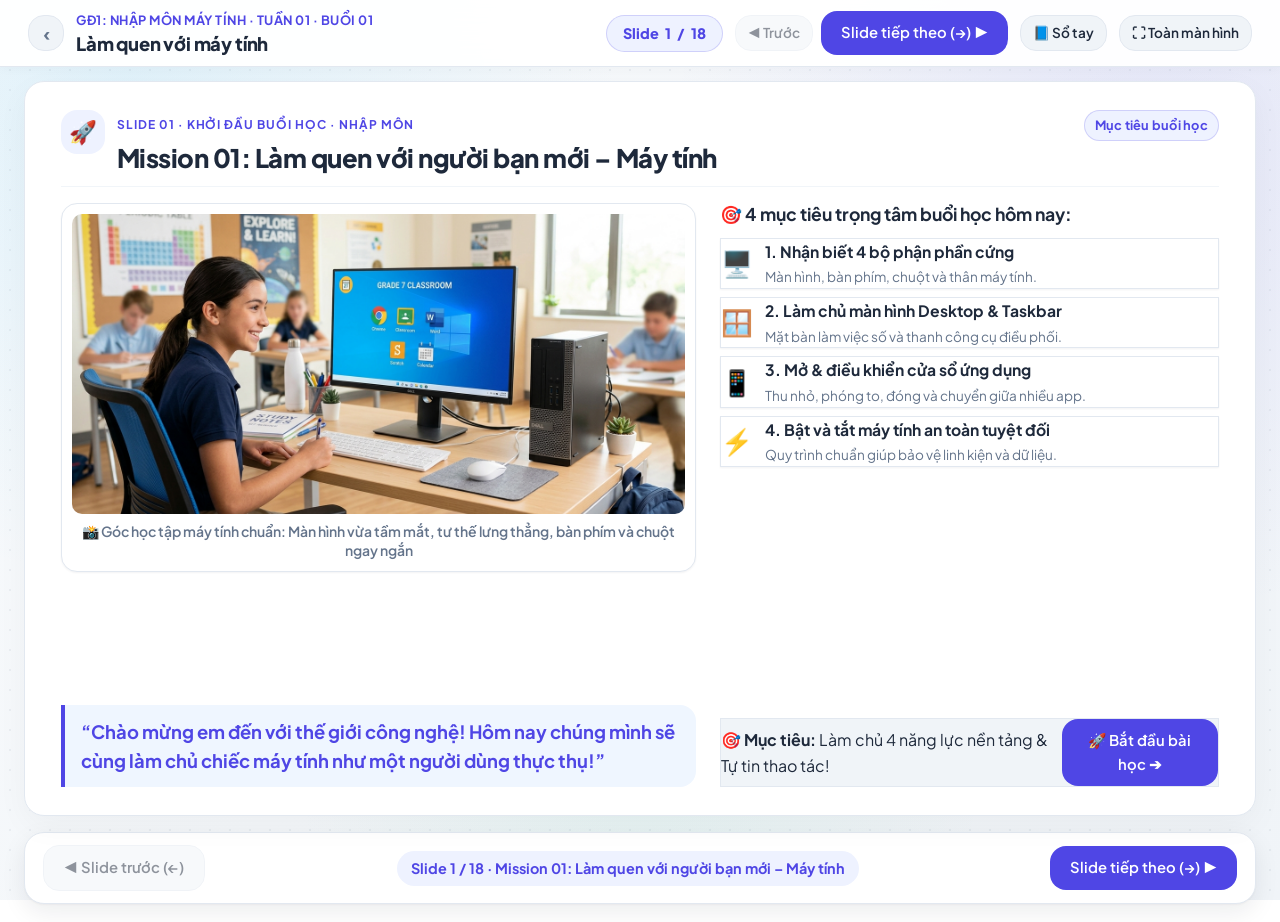
<file: templates/lesson.html>
<!DOCTYPE html>
<html lang="vi">
<head>
  <meta charset="UTF-8">
  <meta name="viewport" content="width=device-width, initial-scale=1.0">
  <title>Bài giảng: Làm quen với máy tính — GĐ1</title>
  
  <!-- CSS Design System -->
  <link rel="stylesheet" href="../design-system/css/tokens.css">
  <link rel="stylesheet" href="../design-system/css/reset.css">
  <link rel="stylesheet" href="../design-system/css/layout.css">
  <link rel="stylesheet" href="../design-system/css/components.css">
  <link rel="stylesheet" href="../design-system/css/utilities.css">
  <link rel="stylesheet" href="../design-system/css/responsive.css">
</head>
<body class="mode-slide">

  <!-- Background Ambient Glow & Dot-Grid -->
  <div id="ambient-bg"></div>

  <!-- Thanh Điều khiển Trình chiếu của Giáo viên (Presentation Bar) -->
  <header class="presentation-bar">
    <div class="presentation-bar__left">
      <a href="../index.html" class="presentation-back-btn" title="Về Cổng Khóa học">‹</a>
      <div class="presentation-meta-title">
        <span class="presentation-badge">GĐ1: Nhập môn máy tính · Tuần 01 · Buổi 01</span>
        <h1 class="presentation-lesson-title">Làm quen với máy tính</h1>
      </div>
    </div>

    <div class="presentation-bar__right">
      <div class="slide-counter-pill">
        Slide <span class="current-slide-num">1</span> / <span class="total-slides-num">18</span>
      </div>

      <div class="presentation-nav-group">
        <button class="btn btn--secondary btn--sm btn--prev-slide" title="Slide trước (Phím ←)">
          ◀ Trước
        </button>
        <button class="btn btn--primary btn--sm btn--next-slide" title="Slide tiếp theo (Phím →)">
          Tiếp ▶
        </button>
      </div>

      <button class="btn btn--secondary btn--sm presentation-cheatsheet-btn" title="Mở Sổ tay tra cứu phím tắt & thuật ngữ">
        📘 Sổ tay
      </button>

      <button class="btn btn--secondary btn--sm presentation-fullscreen-btn" title="Chế độ Trình chiếu Toàn màn hình">
        ⛶ Toàn màn hình
      </button>
    </div>
  </header>

  <!-- Khung Slide Trình chiếu Chính -->
  <div class="lesson-shell">
    <div class="lesson-grid">
      <main class="lesson-main">
        <!-- Các slide sẽ được LearningEngine tự động nạp từ Lesson Data -->
        <div class="p-4 text-center text-muted">Đang tải slide bài giảng...</div>
      </main>
    </div>
  </div>

  <!-- Slide-over Drawer chứa Sổ tay Tra cứu -->
  <div class="cheatsheet-drawer-backdrop" role="dialog" aria-modal="true" aria-labelledby="drawer-title">
    <div class="cheatsheet-drawer">
      <div class="cheatsheet-drawer__header">
        <div class="d-flex items-center gap-2">
          <span style="font-size: 1.4rem;">📘</span>
          <strong id="drawer-title">Sổ tay tra cứu nhanh</strong>
        </div>
        <button class="cheatsheet-close-btn btn btn--secondary btn--sm" aria-label="Đóng sổ tay">✕</button>
      </div>
      <div class="cheatsheet-drawer__body">
        <!-- Được LearningEngine cập nhật tự động theo từng bài -->
      </div>
    </div>
  </div>

  <!-- Modal Chi tiết Ứng dụng (Slide 08) -->
  <div class="app-detail-modal" role="dialog" aria-modal="true" aria-labelledby="modal-app-name-id">
    <div class="app-modal-dialog">
      <div class="modal-app-icon">📱</div>
      <h3 class="modal-app-name" id="modal-app-name-id">Tên ứng dụng</h3>
      <div class="modal-app-role">Công dụng chính</div>
      <p class="modal-app-detail">Mô tả chi tiết ứng dụng...</p>
      <button class="btn btn--primary app-modal-close-btn w-100 justify-center">Đã hiểu! Đóng lại</button>
    </div>
  </div>

  <!-- JS Modules Hệ thống -->
  <script src="../design-system/js/storage.js"></script>
  <script src="../design-system/js/audio.js"></script>
  <script src="../design-system/js/visualizers.js"></script>
  <script src="../design-system/js/timer.js"></script>
  <script src="../design-system/js/checklist.js"></script>
  <script src="../design-system/js/quiz.js"></script>
  <script src="../design-system/js/whack-a-mole.js"></script>
  <script src="../design-system/js/typing-shooter.js"></script>
  <script src="../design-system/js/learning-engine.js"></script>

  <!-- Nạp file Lesson Data -->
  <script src="../lessons/gd1/week-01/lesson-01.js"></script>
  <script src="../lessons/gd1/week-01/lesson-02.js"></script>
  <script src="../lessons/gd1/week-02/lesson-03.js"></script>
  <script src="../lessons/gd1/week-02/lesson-04.js"></script>
  <script src="../lessons/gd1/week-03/lesson-05.js"></script>
  <script src="../lessons/gd1/week-03/lesson-06.js"></script>
  <script src="../lessons/gd1/week-04/lesson-07.js"></script>
  <script src="../lessons/gd1/week-04/lesson-08.js"></script>

  <!-- Khởi tạo Bài giảng -->
  <script>
    document.addEventListener('DOMContentLoaded', () => {
      const urlParams = new URLSearchParams(window.location.search);
      const lessonId = urlParams.get('id') || 'gd1-w01-l01';

      let targetLesson = null;
      if (window.LessonRegistry && window.LessonRegistry[lessonId]) {
        targetLesson = window.LessonRegistry[lessonId];
      } else if (window.currentLessonData) {
        targetLesson = window.currentLessonData;
      }

      if (targetLesson) {
        window.LearningEngine.init(targetLesson);
        document.title = `Bài giảng: ${targetLesson.title} — GĐ1`;
      } else {
        console.error(`Không tìm thấy dữ liệu cho bài học ID: ${lessonId}`);
      }
    });
  </script>
</body>
</html>
</file>
<file: design-system/css/tokens.css>
/**
 * DESIGN TOKENS — Bright & Friendly Modern Edu
 * Dùng chung cho toàn bộ 36 tuần / 72 buổi học
 */

:root {
  /* Brand & Accents */
  --color-primary: #4f46e5;
  --color-primary-hover: #4338ca;
  --color-primary-light: #eef2ff;

  --color-success: #10b981;
  --color-success-hover: #059669;
  --color-success-light: #ecfdf5;

  --color-energy: #0ea5e9;
  --color-energy-hover: #0284c7;
  --color-energy-light: #f0f9ff;

  --color-warning: #f59e0b;
  --color-warning-hover: #d97706;
  --color-warning-light: #fffbeb;

  --color-danger: #f43f5e;
  --color-danger-hover: #e11d48;
  --color-danger-light: #fff1f2;

  --color-purple: #8b5cf6;
  --color-purple-light: #f5f3ff;

  /* Backgrounds & Surfaces */
  --bg-page: #f8fafc;
  --bg-page-secondary: #f0f4f8;

  --surface: rgba(255, 255, 255, 0.88);
  --surface-solid: #ffffff;
  --surface-hover: rgba(255, 255, 255, 0.98);
  --surface-muted: #f8fafc;

  /* Typography Colors */
  --text-primary: #1e293b;
  --text-secondary: #64748b;
  --text-muted: #94a3b8;
  --text-inverse: #ffffff;

  /* Borders & Dividers */
  --border-soft: #e2e8f0;
  --border-focus: rgba(79, 70, 229, 0.4);

  /* Radius */
  --radius-sm: 10px;
  --radius-md: 16px;
  --radius-lg: 20px;
  --radius-xl: 28px;
  --radius-full: 9999px;

  /* Shadows */
  --shadow-sm: 0 1px 2px rgba(15, 23, 42, 0.05);
  --shadow-card:
    0 1px 2px rgba(15, 23, 42, 0.04),
    0 8px 24px rgba(15, 23, 42, 0.08);
  --shadow-card-hover:
    0 4px 6px -1px rgba(15, 23, 42, 0.06),
    0 12px 32px rgba(15, 23, 42, 0.12);
  --shadow-floating:
    0 12px 40px rgba(15, 23, 42, 0.16);

  /* Spacing */
  --space-1: 4px;
  --space-2: 8px;
  --space-3: 12px;
  --space-4: 16px;
  --space-5: 24px;
  --space-6: 32px;
  --space-7: 48px;

  /* Fonts */
  --font-sans: 'Plus Jakarta Sans', -apple-system, BlinkMacSystemFont, 'Segoe UI', Roboto, Helvetica, Arial, sans-serif;
  --font-mono: 'JetBrains Mono', 'Fira Code', Menlo, Monaco, Consolas, monospace;

  /* Transitions */
  --transition-fast: 140ms ease;
  --transition-normal: 220ms ease;
  --transition-slow: 350ms cubic-bezier(0.16, 1, 0.3, 1);
}
</file>
<file: design-system/css/layout.css>
/**
 * LAYOUT & BACKGROUND SYSTEM — Bright & Friendly Modern Edu
 * Chuyên biệt cho Giao diện Trình chiếu Bài giảng 1:1 Toàn Màn Hình (Full-Screen Teaching Presentation Deck)
 */

/* Nền sáng tinh tế & Ambient Glow nhẹ */
body {
  background:
    radial-gradient(circle at 10% 10%, rgba(14, 165, 233, 0.10), transparent 35%),
    radial-gradient(circle at 90% 15%, rgba(79, 70, 229, 0.09), transparent 35%),
    radial-gradient(circle at 50% 85%, rgba(16, 185, 129, 0.06), transparent 35%),
    linear-gradient(135deg, var(--bg-page), var(--bg-page-secondary));
  background-attachment: fixed;
  color: var(--text-primary);
  position: relative;
  min-height: 100vh;
  margin: 0;
  padding: 0;
}

/* Lưới chấm bi kỹ thuật số tinh tế (Dot-grid pattern) */
body::before {
  content: "";
  position: fixed;
  inset: 0;
  background-image: radial-gradient(#94a3b8 0.75px, transparent 0.75px);
  background-size: 20px 20px;
  opacity: 0.12;
  pointer-events: none;
  z-index: 0;
}

/* ==========================================================================
   PRESENTATION TOP BAR (Thanh công cụ trình chiếu của Giáo viên)
   ========================================================================== */
.presentation-bar {
  position: sticky;
  top: 0;
  z-index: 50;
  background: rgba(255, 255, 255, 0.94);
  backdrop-filter: blur(16px);
  -webkit-backdrop-filter: blur(16px);
  border-bottom: 1px solid var(--border-soft);
  padding: 10px 28px;
  display: flex;
  align-items: center;
  justify-content: space-between;
  gap: var(--space-3);
  box-shadow: 0 2px 10px rgba(0, 0, 0, 0.03);
}

.presentation-bar__left {
  display: flex;
  align-items: center;
  gap: var(--space-3);
}

.presentation-back-btn {
  display: inline-flex;
  align-items: center;
  justify-content: center;
  width: 36px;
  height: 36px;
  border-radius: var(--radius-md);
  background: var(--bg-page-secondary);
  color: var(--text-secondary);
  text-decoration: none;
  font-weight: 700;
  font-size: 1.2rem;
  border: 1px solid var(--border-soft);
  transition: all var(--transition-fast);
}

.presentation-back-btn:hover {
  background: #ffffff;
  color: var(--color-primary);
  border-color: var(--color-primary);
}

.presentation-meta-title {
  display: flex;
  flex-direction: column;
  gap: 2px;
}

.presentation-badge {
  font-size: 0.8rem;
  font-weight: 700;
  color: var(--color-primary);
  letter-spacing: 0.04em;
  text-transform: uppercase;
}

.presentation-lesson-title {
  font-size: 1.15rem;
  font-weight: 800;
  color: var(--text-primary);
  margin: 0;
  letter-spacing: -0.01em;
}

.presentation-bar__right {
  display: flex;
  align-items: center;
  gap: 12px;
}

.slide-counter-pill {
  display: inline-flex;
  align-items: center;
  gap: 6px;
  background: var(--color-primary-light);
  color: var(--color-primary);
  font-weight: 800;
  font-size: 0.9rem;
  padding: 6px 16px;
  border-radius: var(--radius-full);
  border: 1px solid rgba(79, 70, 229, 0.2);
}

.presentation-nav-group {
  display: flex;
  align-items: center;
  gap: 8px;
}

/* ==========================================================================
   FULLSCREEN SLIDE PRESENTATION STAGE (Khung chứa Slide Full Màn Hình)
   ========================================================================== */
.lesson-shell {
  width: min(1520px, calc(100% - 48px));
  margin: 14px auto 18px;
  position: relative;
  z-index: 1;
  min-height: calc(100vh - 84px);
  display: flex;
  flex-direction: column;
}

.lesson-grid {
  display: flex;
  flex-direction: column;
  flex: 1;
  width: 100%;
}

.lesson-main {
  width: 100%;
  flex: 1;
  display: flex;
  flex-direction: column;
}

/* Section bài học (Mỗi Section là một Slide) */
body.mode-slide .lesson-section {
  display: none !important;
  flex: 1;
  flex-direction: column;
  width: 100%;
}

body.mode-slide .lesson-section.is-active-slide {
  display: flex !important;
  flex: 1;
  flex-direction: column;
  animation: slideFadeIn 0.25s cubic-bezier(0.16, 1, 0.3, 1) forwards;
}

/* Thẻ Slide toàn màn hình — Apple Keynote / Google Slides Widescreen Aesthetics */
body.mode-slide .edu-card {
  flex: 1;
  display: flex;
  flex-direction: column;
  min-height: calc(100vh - 165px);
  padding: 28px 36px;
  background: #ffffff;
  border-radius: 20px;
  box-shadow: 0 10px 32px rgba(0, 0, 0, 0.04);
  border: 1px solid var(--border-soft);
  justify-content: flex-start;
}

body.mode-slide .edu-card__header {
  margin-bottom: var(--space-4);
  padding-bottom: var(--space-3);
  border-bottom: 1px solid #f1f5f9;
  flex-shrink: 0;
}

body.mode-slide .edu-card__header h2 {
  font-size: clamp(1.5rem, 2vw, 2.1rem);
  font-weight: 800;
  color: var(--text-primary);
  margin: 4px 0 0;
}

body.mode-slide .edu-card__body {
  flex: 1;
  display: flex;
  flex-direction: column;
  justify-content: flex-start;
  gap: var(--space-4);
}

/* Card Boss Game (Đại chiến Đập Chuột) — Chiếm trọn slide không bị khoảng trắng */
body.mode-slide .edu-card--boss,
body.mode-slide .edu-card:has(.whack-game-container) {
  padding: 16px 28px 20px;
}

body.mode-slide .edu-card--boss .edu-card__header,
body.mode-slide .edu-card:has(.whack-game-container) .edu-card__header {
  margin-bottom: 8px;
  padding-bottom: 6px;
}

body.mode-slide .edu-card--boss .edu-card__body,
body.mode-slide .edu-card:has(.whack-game-container) .edu-card__body {
  flex: 1;
  display: flex;
  flex-direction: column;
  min-height: 0;
  gap: 0;
}

/* Fullscreen Mode Enhancements */
:fullscreen .presentation-bar,
:-webkit-full-screen .presentation-bar {
  padding: 8px 32px;
}

:fullscreen .lesson-shell,
:-webkit-full-screen .lesson-shell {
  width: min(1600px, calc(100% - 32px));
  margin: 8px auto 12px;
  min-height: calc(100vh - 68px);
}

:fullscreen body.mode-slide .edu-card,
:-webkit-full-screen body.mode-slide .edu-card {
  min-height: calc(100vh - 135px);
  padding: 32px 48px;
}

:fullscreen body.mode-slide .edu-card--boss,
:fullscreen body.mode-slide .edu-card:has(.whack-game-container),
:-webkit-full-screen body.mode-slide .edu-card--boss,
:-webkit-full-screen body.mode-slide .edu-card:has(.whack-game-container) {
  padding: 20px 36px 24px;
}
</file>
<file: design-system/css/components.css>
/**
 * COMPONENT SYSTEM — Bright & Friendly Modern Edu
 */

/* ==========================================================================
   1. MISSION BAR (Thanh lộ trình bài học dính phía trên)
   ========================================================================== */
.mission-bar {
  position: sticky;
  top: 12px;
  z-index: 50;
  display: flex;
  align-items: center;
  justify-content: space-between;
  gap: var(--space-2);
  padding: 8px 12px;
  background: rgba(255, 255, 255, 0.92);
  backdrop-filter: blur(14px);
  -webkit-backdrop-filter: blur(14px);
  border: 1px solid var(--border-soft);
  border-radius: var(--radius-lg);
  box-shadow: var(--shadow-card);
}

.mission-bar__nav {
  display: flex;
  align-items: center;
  gap: var(--space-2);
  overflow-x: auto;
  scrollbar-width: none;
}
.mission-bar__nav::-webkit-scrollbar {
  display: none;
}

.mission-step {
  display: inline-flex;
  align-items: center;
  gap: 6px;
  padding: 8px 14px;
  border-radius: var(--radius-full);
  font-size: 0.875rem;
  font-weight: 600;
  color: var(--text-secondary);
  background: transparent;
  white-space: nowrap;
  transition: all var(--transition-fast);
  border: 1px solid transparent;
  text-decoration: none;
}

.mission-step:hover {
  color: var(--color-primary);
  background: var(--color-primary-light);
}

.mission-step.is-active {
  color: var(--color-primary);
  background: var(--color-primary-light);
  border-color: rgba(79, 70, 229, 0.25);
  box-shadow: 0 1px 3px rgba(79, 70, 229, 0.1);
}

.mission-step.is-completed {
  color: var(--color-success);
  background: var(--color-success-light);
}

.mission-bar__actions {
  display: flex;
  align-items: center;
  gap: var(--space-2);
  flex-shrink: 0;
}

/* ==========================================================================
   2. CARD SYSTEM (Khối thẻ giao diện đa năng)
   ========================================================================== */
.edu-card {
  background: var(--surface);
  backdrop-filter: blur(12px);
  -webkit-backdrop-filter: blur(12px);
  border: 1px solid var(--border-soft);
  border-radius: var(--radius-lg);
  box-shadow: var(--shadow-card);
  padding: 24px;
  position: relative;
  transition: box-shadow var(--transition-normal), border-color var(--transition-normal);
}

.edu-card:hover {
  box-shadow: var(--shadow-card-hover);
}

/* Biến thể theo chủ đề học tập */
.edu-card--concept {
  border-left: 4px solid var(--color-primary);
}

.edu-card--lab {
  border-left: 4px solid var(--color-energy);
}

.edu-card--quiz {
  border-left: 4px solid var(--color-purple);
}

.edu-card--success {
  border-left: 4px solid var(--color-success);
  background: linear-gradient(180deg, rgba(236, 253, 245, 0.5) 0%, rgba(255, 255, 255, 0.9) 100%);
}

.edu-card--warning {
  border-left: 4px solid var(--color-warning);
}

.edu-card--boss {
  border: 2px solid rgba(244, 63, 94, 0.3);
  border-left: 6px solid var(--color-danger);
  background: linear-gradient(180deg, rgba(255, 241, 242, 0.5) 0%, rgba(255, 255, 255, 0.95) 100%);
}

/* Header bên trong card */
.edu-card__header {
  display: flex;
  align-items: flex-start;
  gap: var(--space-3);
  margin-bottom: var(--space-3);
}

.edu-card__icon {
  width: 44px;
  height: 44px;
  border-radius: var(--radius-md);
  display: flex;
  align-items: center;
  justify-content: center;
  font-size: 1.4rem;
  flex-shrink: 0;
  background: var(--color-primary-light);
  color: var(--color-primary);
}

.edu-card--lab .edu-card__icon {
  background: var(--color-energy-light);
  color: var(--color-energy);
}

.edu-card--quiz .edu-card__icon {
  background: var(--color-purple-light);
  color: var(--color-purple);
}

.edu-card--boss .edu-card__icon {
  background: var(--color-danger-light);
  color: var(--color-danger);
}

.edu-card__title-group {
  flex: 1;
}

.eyebrow {
  display: inline-block;
  font-size: 0.75rem;
  font-weight: 700;
  text-transform: uppercase;
  letter-spacing: 0.08em;
  color: var(--color-primary);
  margin-bottom: 2px;
}

.edu-card--lab .eyebrow { color: var(--color-energy); }
.edu-card--quiz .eyebrow { color: var(--color-purple); }
.edu-card--boss .eyebrow { color: var(--color-danger); }

/* ==========================================================================
   3. CONCEPT CARD ELEMENTS & CHIPS
   ========================================================================== */
.concept-chip-group {
  display: flex;
  flex-wrap: wrap;
  gap: var(--space-2);
  margin-top: var(--space-3);
}

.concept-chip {
  display: inline-flex;
  align-items: center;
  gap: 6px;
  padding: 6px 12px;
  background: #ffffff;
  border: 1px solid var(--border-soft);
  border-radius: var(--radius-sm);
  font-size: 0.875rem;
  font-weight: 600;
  color: var(--text-primary);
  box-shadow: var(--shadow-sm);
}

/* ==========================================================================
   4. LAB STEPS (Khối thực hành từng bước có số thứ tự)
   ========================================================================== */
.lab-steps {
  display: flex;
  flex-direction: column;
  gap: var(--space-3);
  margin: var(--space-3) 0;
}

.lab-step {
  display: flex;
  align-items: flex-start;
  gap: var(--space-3);
  padding: var(--space-3) var(--space-4);
  background: #ffffff;
  border: 1px solid var(--border-soft);
  border-radius: var(--radius-md);
  transition: all var(--transition-fast);
}

.lab-step[data-state="pending"] {
  opacity: 0.85;
}

.lab-step[data-state="active"] {
  border-color: var(--color-primary);
  background: var(--color-primary-light);
  box-shadow: 0 2px 8px rgba(79, 70, 229, 0.12);
}

.lab-step[data-state="done"] {
  border-color: rgba(16, 185, 129, 0.4);
  background: var(--color-success-light);
}

.lab-step__number {
  width: 32px;
  height: 32px;
  border-radius: var(--radius-full);
  display: flex;
  align-items: center;
  justify-content: center;
  font-weight: 700;
  font-size: 0.9rem;
  flex-shrink: 0;
  background: var(--bg-page-secondary);
  color: var(--text-secondary);
  border: 1px solid var(--border-soft);
  transition: all var(--transition-fast);
}

.lab-step[data-state="active"] .lab-step__number {
  background: var(--color-primary);
  color: #ffffff;
  border-color: var(--color-primary);
}

.lab-step[data-state="done"] .lab-step__number {
  background: var(--color-success);
  color: #ffffff;
  border-color: var(--color-success);
}

.lab-step__content {
  flex: 1;
}

.lab-step__content h4 {
  font-size: 1rem;
  margin-bottom: 2px;
}

.lab-step__content p {
  font-size: 0.9rem;
  color: var(--text-secondary);
}

/* ==========================================================================
   5. HINT BOX (Hộp gợi ý mở rộng accordion)
   ========================================================================== */
.hint-box {
  margin: var(--space-3) 0;
  border: 1px solid rgba(245, 158, 11, 0.3);
  background: var(--color-warning-light);
  border-radius: var(--radius-md);
  overflow: hidden;
}

.hint-box summary {
  padding: 10px 16px;
  font-weight: 600;
  color: #92400e;
  cursor: pointer;
  user-select: none;
  display: flex;
  align-items: center;
  gap: var(--space-2);
  list-style: none;
}

.hint-box summary::-webkit-details-marker {
  display: none;
}

.hint-box summary::after {
  content: "▾";
  margin-left: auto;
  font-size: 1rem;
  transition: transform var(--transition-fast);
}

.hint-box[open] summary::after {
  transform: rotate(180deg);
}

.hint-box__body {
  padding: 0 16px 14px;
  font-size: 0.925rem;
  color: #78350f;
  line-height: 1.5;
}

/* ==========================================================================
   6. 3D KEYCAP & BÀN PHÍM TƯƠNG TÁC
   ========================================================================== */
.keycap-showcase {
  display: flex;
  align-items: center;
  flex-wrap: wrap;
  gap: var(--space-2);
  padding: var(--space-3);
  background: #ffffff;
  border: 1px solid var(--border-soft);
  border-radius: var(--radius-md);
}

.keycap {
  min-width: 48px;
  padding: 8px 14px;
  background: linear-gradient(#ffffff, #f1f5f9);
  border: 1px solid #cbd5e1;
  border-bottom: 4px solid #94a3b8;
  border-radius: var(--radius-sm);
  font-family: var(--font-mono);
  font-weight: 600;
  font-size: 0.9rem;
  color: var(--text-primary);
  cursor: pointer;
  user-select: none;
  box-shadow: 0 2px 4px rgba(0, 0, 0, 0.04);
  transition: transform 0.08s ease, border-bottom-width 0.08s ease, background-color 0.15s ease;
  display: inline-flex;
  align-items: center;
  justify-content: center;
}

.keycap:hover {
  background: linear-gradient(#ffffff, #e2e8f0);
}

.keycap:active,
.keycap.is-pressed {
  transform: translateY(3px);
  border-bottom-width: 1px;
  box-shadow: 0 1px 1px rgba(0, 0, 0, 0.04);
  background: var(--color-primary-light);
  color: var(--color-primary);
}

.key-combo {
  display: inline-flex;
  align-items: center;
  gap: 4px;
}

.key-plus {
  font-weight: 700;
  color: var(--text-muted);
}

/* ==========================================================================
   7. MOUSE VISUALIZER (Mô phỏng chuột trực quan)
   ========================================================================== */
.mouse-visualizer-container {
  display: flex;
  align-items: center;
  justify-content: center;
  padding: var(--space-4);
  background: #ffffff;
  border: 1px solid var(--border-soft);
  border-radius: var(--radius-lg);
  gap: var(--space-5);
  flex-wrap: wrap;
}

.mouse-device {
  width: 120px;
  height: 180px;
  background: #f8fafc;
  border: 3px solid #cbd5e1;
  border-radius: 60px 60px 50px 50px;
  position: relative;
  box-shadow: 0 8px 24px rgba(0, 0, 0, 0.06);
  user-select: none;
}

.mouse-buttons-row {
  display: flex;
  height: 75px;
  border-bottom: 2px solid #cbd5e1;
}

.mouse-zone {
  flex: 1;
  border: none;
  background: transparent;
  cursor: pointer;
  transition: background var(--transition-fast);
  display: flex;
  align-items: center;
  justify-content: center;
  font-size: 0.75rem;
  font-weight: 700;
  color: var(--text-muted);
  min-height: unset;
}

.mouse-zone[data-mouse="left"] {
  border-right: 1px solid #cbd5e1;
  border-top-left-radius: 56px;
}

.mouse-zone[data-mouse="right"] {
  border-left: 1px solid #cbd5e1;
  border-top-right-radius: 56px;
}

.mouse-zone[data-mouse="scroll"] {
  position: absolute;
  top: 30px;
  left: 50%;
  transform: translateX(-50%);
  width: 20px;
  height: 38px;
  background: #ffffff;
  border: 2px solid #94a3b8;
  border-radius: 10px;
  z-index: 2;
  cursor: pointer;
}

.mouse-zone:hover {
  background: var(--color-primary-light);
  color: var(--color-primary);
}

.mouse-zone.is-active {
  background: var(--color-primary) !important;
  color: #ffffff !important;
  box-shadow: 0 0 12px rgba(79, 70, 229, 0.4);
}

.mouse-legend {
  display: flex;
  flex-direction: column;
  gap: var(--space-2);
}

.mouse-legend-item {
  display: flex;
  align-items: center;
  gap: var(--space-2);
  font-size: 0.875rem;
}

.mouse-legend-dot {
  width: 12px;
  height: 12px;
  border-radius: var(--radius-full);
}

/* ==========================================================================
   8. INTERACTIVE CHECKLIST (Danh sách tích điểm)
   ========================================================================== */
.checklist-group {
  display: flex;
  flex-direction: column;
  gap: var(--space-2);
  margin-top: var(--space-3);
}

.checklist-item {
  display: flex;
  align-items: center;
  gap: var(--space-3);
  padding: 12px 16px;
  background: #ffffff;
  border: 1px solid var(--border-soft);
  border-radius: var(--radius-md);
  cursor: pointer;
  user-select: none;
  transition: all var(--transition-fast);
}

.checklist-item:hover {
  background: var(--color-success-light);
  border-color: rgba(16, 185, 129, 0.3);
}

.checklist-item.is-checked {
  background: var(--color-success-light);
  border-color: var(--color-success);
}

.checklist-box {
  width: 22px;
  height: 22px;
  border-radius: 6px;
  border: 2px solid #94a3b8;
  display: flex;
  align-items: center;
  justify-content: center;
  flex-shrink: 0;
  transition: all var(--transition-fast);
  background: #ffffff;
}

.checklist-item.is-checked .checklist-box {
  background: var(--color-success);
  border-color: var(--color-success);
  color: #ffffff;
}

.checklist-box::after {
  content: "✓";
  font-size: 13px;
  font-weight: 800;
  opacity: 0;
  transform: scale(0.5);
  transition: all var(--transition-fast);
}

.checklist-item.is-checked .checklist-box::after {
  opacity: 1;
  transform: scale(1);
}

.checklist-label {
  font-size: 0.95rem;
  font-weight: 500;
  color: var(--text-primary);
  flex: 1;
}

.checklist-item.is-checked .checklist-label {
  text-decoration: line-through;
  color: var(--text-muted);
}

.checklist-reward {
  font-size: 0.8rem;
  font-weight: 700;
  color: var(--color-warning);
  background: var(--color-warning-light);
  padding: 3px 8px;
  border-radius: var(--radius-full);
}

/* ==========================================================================
   9. PROGRESS BAR & XP COMPONENT
   ========================================================================== */
.progress-container {
  display: flex;
  flex-direction: column;
  gap: 6px;
  margin: var(--space-2) 0;
}

.progress-header {
  display: flex;
  align-items: center;
  justify-content: space-between;
  font-size: 0.85rem;
  font-weight: 600;
  color: var(--text-secondary);
}

.progress-track {
  height: 10px;
  background: #e2e8f0;
  border-radius: var(--radius-full);
  overflow: hidden;
  position: relative;
}

.progress-fill {
  height: 100%;
  background: linear-gradient(90deg, var(--color-energy), var(--color-primary), #06b6d4, var(--color-energy));
  background-size: 300% 100%;
  border-radius: var(--radius-full);
  width: 0%;
  transition: width var(--transition-slow);
  animation: progressFillShimmer 4s linear infinite;
}

@keyframes progressFillShimmer {
  0% { background-position: 100% 0; }
  100% { background-position: -100% 0; }
}

.progress-fill--success {
  background: linear-gradient(90deg, #34d399, var(--color-success), #10b981, #34d399);
  background-size: 300% 100%;
}

.xp-badge {
  display: inline-flex;
  align-items: center;
  gap: 6px;
  padding: 6px 14px;
  background: linear-gradient(135deg, #fffbeb, #fef3c7);
  border: 1px solid rgba(245, 158, 11, 0.4);
  border-radius: var(--radius-full);
  font-weight: 800;
  font-size: 0.9rem;
  color: #b45309;
  box-shadow: 0 1px 3px rgba(245, 158, 11, 0.15);
  user-select: none;
}

.xp-badge.has-earned {
  animation: xpPulse 0.4s ease;
}

@keyframes xpPulse {
  0% { transform: scale(1); }
  50% { transform: scale(1.15); }
  100% { transform: scale(1); }
}

/* ==========================================================================
   10. QUIZ COMPONENT (Trắc nghiệm tương tác)
   ========================================================================== */
.quiz-box {
  display: flex;
  flex-direction: column;
  gap: var(--space-3);
  margin-top: var(--space-3);
}

.quiz-question {
  font-size: 1.1rem;
  font-weight: 700;
  color: var(--text-primary);
}

.quiz-options {
  display: grid;
  grid-template-columns: 1fr;
  gap: var(--space-2);
}

.quiz-option {
  padding: 14px 18px;
  background: #ffffff;
  border: 2px solid var(--border-soft);
  border-radius: var(--radius-md);
  font-size: 0.95rem;
  font-weight: 600;
  color: var(--text-primary);
  text-align: left;
  display: flex;
  align-items: center;
  gap: var(--space-3);
  cursor: pointer;
  transition: all var(--transition-fast);
}

.quiz-option:hover:not(:disabled) {
  border-color: var(--color-purple);
  background: var(--color-purple-light);
}

.quiz-option.is-selected {
  border-color: var(--color-purple);
  background: var(--color-purple-light);
}

.quiz-option.is-correct {
  border-color: var(--color-success) !important;
  background: var(--color-success-light) !important;
  color: #065f46 !important;
}

.quiz-option.is-incorrect {
  border-color: var(--color-warning) !important;
  background: var(--color-warning-light) !important;
  color: #92400e !important;
}

.quiz-feedback {
  padding: 12px 16px;
  border-radius: var(--radius-md);
  font-size: 0.925rem;
  font-weight: 600;
  display: none;
  align-items: center;
  gap: var(--space-2);
}

.quiz-feedback.is-visible {
  display: flex;
}

.quiz-feedback--correct {
  background: var(--color-success-light);
  color: #065f46;
  border: 1px solid rgba(16, 185, 129, 0.4);
}

.quiz-feedback--hint {
  background: var(--color-warning-light);
  color: #92400e;
  border: 1px solid rgba(245, 158, 11, 0.4);
}

/* ==========================================================================
   11. BOSS CHALLENGE & TIMER COMPONENT
   ========================================================================== */
.boss-banner {
  display: flex;
  align-items: center;
  justify-content: space-between;
  flex-wrap: wrap;
  gap: var(--space-3);
  padding: var(--space-4);
  background: #ffffff;
  border-radius: var(--radius-md);
  border: 1px solid rgba(244, 63, 94, 0.2);
}

.timer-display {
  display: flex;
  align-items: baseline;
  gap: var(--space-2);
  font-family: var(--font-mono);
  font-size: 2.25rem;
  font-weight: 800;
  color: var(--text-primary);
  background: #f8fafc;
  padding: 6px 16px;
  border-radius: var(--radius-md);
  border: 1px solid var(--border-soft);
}

.timer-display.is-warning {
  color: var(--color-danger);
  border-color: rgba(244, 63, 94, 0.4);
  background: var(--color-danger-light);
}

.timer-controls {
  display: flex;
  align-items: center;
  gap: var(--space-2);
}

/* ==========================================================================
   12. CHEATSHEET FAB & SLIDE-OVER DRAWER
   ========================================================================== */
.cheatsheet-fab {
  position: fixed;
  bottom: 24px;
  right: 24px;
  width: 56px;
  height: 56px;
  border-radius: var(--radius-full);
  background: var(--color-primary);
  color: #ffffff;
  font-size: 1.5rem;
  box-shadow: var(--shadow-floating);
  z-index: 90;
  display: flex;
  align-items: center;
  justify-content: center;
  transition: transform var(--transition-fast), background-color var(--transition-fast);
}

.cheatsheet-fab:hover {
  transform: scale(1.08);
  background: var(--color-primary-hover);
}

.cheatsheet-drawer-backdrop {
  position: fixed;
  inset: 0;
  background: rgba(15, 23, 42, 0.4);
  backdrop-filter: blur(4px);
  -webkit-backdrop-filter: blur(4px);
  z-index: 100;
  opacity: 0;
  pointer-events: none;
  transition: opacity var(--transition-normal);
}

.cheatsheet-drawer-backdrop.is-open {
  opacity: 1;
  pointer-events: auto;
}

.cheatsheet-drawer {
  position: fixed;
  top: 0;
  right: 0;
  bottom: 0;
  width: min(400px, 90vw);
  background: var(--surface-solid);
  box-shadow: -8px 0 32px rgba(15, 23, 42, 0.15);
  z-index: 101;
  transform: translateX(100%);
  transition: transform var(--transition-slow);
  display: flex;
  flex-direction: column;
}

.cheatsheet-drawer-backdrop.is-open .cheatsheet-drawer {
  transform: translateX(0);
}

.cheatsheet-drawer__header {
  padding: var(--space-4);
  border-bottom: 1px solid var(--border-soft);
  display: flex;
  align-items: center;
  justify-content: space-between;
}

.cheatsheet-drawer__body {
  padding: var(--space-4);
  overflow-y: auto;
  flex: 1;
  display: flex;
  flex-direction: column;
  gap: var(--space-4);
}

/* ==========================================================================
   13. BUTTON SYSTEM & SOUND TOGGLE
   ========================================================================== */
.btn {
  padding: 10px 20px;
  border-radius: var(--radius-md);
  font-weight: 600;
  font-size: 0.925rem;
  transition: all var(--transition-fast);
}

.btn--primary {
  background: var(--color-primary);
  color: #ffffff;
}
.btn--primary:hover {
  background: var(--color-primary-hover);
  box-shadow: 0 4px 12px rgba(79, 70, 229, 0.25);
}

.btn--secondary {
  background: var(--bg-page-secondary);
  color: var(--text-primary);
  border: 1px solid var(--border-soft);
}
.btn--secondary:hover {
  background: #e2e8f0;
}

.btn--success {
  background: var(--color-success);
  color: #ffffff;
}
.btn--success:hover {
  background: var(--color-success-hover);
}

.btn--danger {
  background: var(--color-danger);
  color: #ffffff;
}
.btn--danger:hover {
  background: var(--color-danger-hover);
}

.btn--sm {
  padding: 6px 12px;
  min-height: 36px;
  font-size: 0.85rem;
}

.btn:disabled {
  opacity: 0.5;
  cursor: not-allowed;
  pointer-events: none;
}

.sound-toggle-btn {
  padding: 8px 12px;
  border-radius: var(--radius-full);
  background: var(--bg-page-secondary);
  color: var(--text-secondary);
  border: 1px solid var(--border-soft);
  font-size: 0.85rem;
  font-weight: 600;
  min-height: 38px;
}
.sound-toggle-btn:hover {
  color: var(--text-primary);
  background: #e2e8f0;
}

/* ==========================================================================
   14. MISSION COMPLETE MODAL
   ========================================================================== */
.mission-complete-card {
  text-align: center;
  padding: var(--space-6) var(--space-4);
  background: linear-gradient(180deg, #ecfdf5 0%, #ffffff 100%);
  border: 2px solid rgba(16, 185, 129, 0.3);
  border-radius: var(--radius-xl);
  box-shadow: var(--shadow-floating);
  display: flex;
  flex-direction: column;
  align-items: center;
  gap: var(--space-3);
}

.mission-complete-card__emoji {
  font-size: 3rem;
  animation: bounce 1.5s infinite;
}

@keyframes bounce {
  0%, 100% { transform: translateY(0); }
  50% { transform: translateY(-8px); }
}

/* ==========================================================================
   15. SLIDE PRESENTATION MODE (Trình chiếu từng trang như Slide)
   ========================================================================== */
body.mode-slide .lesson-section {
  display: none !important;
}

body.mode-slide .lesson-section.is-active-slide {
  display: flex !important;
  animation: slideFadeIn 0.28s cubic-bezier(0.16, 1, 0.3, 1) forwards;
}

@keyframes slideFadeIn {
  from {
    opacity: 0;
    transform: translateY(12px);
  }
  to {
    opacity: 1;
    transform: translateY(0);
  }
}

.slide-controls-bar {
  display: none;
  align-items: center;
  justify-content: space-between;
  gap: var(--space-3);
  margin-top: var(--space-4);
  padding: 12px 18px;
  background: #ffffff;
  border: 1px solid var(--border-soft);
  border-radius: var(--radius-lg);
  box-shadow: var(--shadow-card);
}

body.mode-slide .slide-controls-bar {
  display: flex;
}

.slide-counter-badge {
  font-size: 0.9rem;
  font-weight: 700;
  color: var(--color-primary);
  background: var(--color-primary-light);
  padding: 6px 14px;
  border-radius: var(--radius-full);
}

.view-mode-toggle {
  display: inline-flex;
  align-items: center;
  gap: 6px;
  padding: 6px 12px;
  background: var(--bg-page-secondary);
  border: 1px solid var(--border-soft);
  border-radius: var(--radius-full);
  font-size: 0.8rem;
  font-weight: 600;
  color: var(--text-secondary);
  cursor: pointer;
  transition: all var(--transition-fast);
}

.view-mode-toggle:hover {
  background: #e2e8f0;
  color: var(--text-primary);
}

/* ==========================================================================
   16. REAL EDUCATIONAL ILLUSTRATION CARDS (Khung ảnh thực tế)
   ========================================================================== */
.edu-illustration-card {
  background: #ffffff;
  border: 1px solid var(--border-soft);
  border-radius: var(--radius-md);
  padding: 10px;
  box-shadow: var(--shadow-sm);
  margin: var(--space-3) 0;
  overflow: hidden;
}

.rounded-img {
  width: 100%;
  max-height: 380px;
  object-fit: cover;
  border-radius: var(--radius-sm);
  display: block;
}

.img-caption {
  font-size: 0.875rem;
  color: var(--text-secondary);
  text-align: center;
  margin-top: 8px;
  font-weight: 600;
  line-height: 1.4;
}

/* ==========================================================================
   17. INTERACTIVE MOCK WINDOW CONTROLLER
   ========================================================================== */
.mock-window-wrapper {
  background: #f1f5f9;
  border: 2px solid var(--border-soft);
  border-radius: var(--radius-md);
  padding: 12px;
  margin: var(--space-3) 0;
  min-height: 280px;
  display: flex;
  flex-direction: column;
  position: relative;
  overflow: hidden;
}

.mock-window {
  background: #ffffff;
  border: 1px solid #cbd5e1;
  border-radius: 10px;
  box-shadow: 0 8px 24px rgba(15, 23, 42, 0.1);
  display: flex;
  flex-direction: column;
  transition: all 0.3s cubic-bezier(0.16, 1, 0.3, 1);
  width: 85%;
  margin: 0 auto;
}

.mock-window.is-maximized {
  width: 100%;
  height: 100%;
  border-radius: 6px;
}

.mock-window.is-minimized {
  transform: translateY(180px) scale(0.4);
  opacity: 0;
  pointer-events: none;
}

.mock-window.is-closed {
  display: none;
}

.mock-window__titlebar {
  background: #f8fafc;
  border-bottom: 1px solid var(--border-soft);
  padding: 8px 12px;
  display: flex;
  align-items: center;
  justify-content: space-between;
  border-radius: 10px 10px 0 0;
  user-select: none;
}

.mock-window__controls {
  display: flex;
  align-items: center;
  gap: 4px;
}

.mock-win-btn {
  width: 28px;
  height: 24px;
  border-radius: 4px;
  display: inline-flex;
  align-items: center;
  justify-content: center;
  font-size: 0.85rem;
  font-weight: 700;
  color: #475569;
  cursor: pointer;
  border: none;
  background: transparent;
  transition: all var(--transition-fast);
  min-height: unset;
}

.mock-win-btn:hover {
  background: #e2e8f0;
}

.mock-win-btn--close:hover {
  background: var(--color-danger);
  color: #ffffff;
}

.mock-window__body {
  padding: 20px;
  min-height: 120px;
  display: flex;
  flex-direction: column;
  align-items: center;
  justify-content: center;
  text-align: center;
}

.mock-taskbar {
  margin-top: auto;
  background: #ffffff;
  border-top: 1px solid var(--border-soft);
  padding: 6px 12px;
  display: flex;
  align-items: center;
  gap: 12px;
  border-radius: 6px;
}

.mock-taskbar-item {
  display: inline-flex;
  align-items: center;
  gap: 6px;
  padding: 6px 12px;
  background: var(--bg-page-secondary);
  border: 1px solid var(--border-soft);
  border-radius: 6px;
  font-size: 0.85rem;
  font-weight: 600;
  cursor: pointer;
  transition: all var(--transition-fast);
}

.mock-taskbar-item.is-active {
  background: var(--color-primary-light);
  border-color: var(--color-primary);
  color: var(--color-primary);
}

/* ==========================================================================
   18. POWER BUTTON SIMULATOR
   ========================================================================== */
.power-btn-container {
  display: flex;
  flex-direction: column;
  align-items: center;
  justify-content: center;
  padding: var(--space-4);
  background: #ffffff;
  border: 1px solid var(--border-soft);
  border-radius: var(--radius-lg);
  margin: var(--space-3) 0;
  gap: var(--space-3);
}

.power-btn {
  width: 90px;
  height: 90px;
  border-radius: var(--radius-full);
  background: linear-gradient(135deg, #ffffff, #f1f5f9);
  border: 3px solid #cbd5e1;
  box-shadow: 0 8px 20px rgba(0, 0, 0, 0.08), inset 0 2px 4px rgba(255, 255, 255, 0.8);
  font-size: 2.2rem;
  color: #64748b;
  cursor: pointer;
  display: flex;
  align-items: center;
  justify-content: center;
  transition: all 0.2s ease;
  animation: powerGlow 2.5s infinite alternate;
}

@keyframes powerGlow {
  0% { box-shadow: 0 4px 14px rgba(79, 70, 229, 0.15); border-color: #cbd5e1; color: #64748b; }
  100% { box-shadow: 0 8px 28px rgba(79, 70, 229, 0.4); border-color: var(--color-primary); color: var(--color-primary); }
}

.power-btn:hover {
  transform: scale(1.05);
}

.power-btn:active, .power-btn.is-powered {
  transform: scale(0.96);
  background: var(--color-success-light);
  border-color: var(--color-success);
  color: var(--color-success);
  box-shadow: 0 0 24px rgba(16, 185, 129, 0.5);
  animation: none;
}

/* ==========================================================================
   19. DO'S AND DON'TS COMPARISON GRID
   ========================================================================== */
.do-dont-grid {
  display: grid;
  grid-template-columns: repeat(auto-fit, minmax(260px, 1fr));
  gap: var(--space-3);
  margin: var(--space-3) 0;
}

.do-card {
  background: #f0fdf4;
  border: 1px solid rgba(16, 185, 129, 0.3);
  border-radius: var(--radius-md);
  padding: 16px;
}

.dont-card {
  background: #fff1f2;
  border: 1px solid rgba(244, 63, 94, 0.3);
  border-radius: var(--radius-md);
  padding: 16px;
}

.choice-cards-grid {
  display: grid;
  grid-template-columns: repeat(auto-fit, minmax(180px, 1fr));
  gap: 12px;
  margin: var(--space-3) 0;
}

.choice-card {
  padding: 16px;
  background: #ffffff;
  border: 2px solid var(--border-soft);
  border-radius: var(--radius-md);
  text-align: center;
  cursor: pointer;
  transition: all 0.25s cubic-bezier(0.16, 1, 0.3, 1);
  display: flex;
  flex-direction: column;
  align-items: center;
  gap: 8px;
  position: relative;
}

.choice-card:hover {
  border-color: var(--color-primary);
  background: #faf5ff;
  transform: translateY(-4px) scale(1.02);
  box-shadow: 0 10px 24px rgba(79, 70, 229, 0.14);
}

.choice-card:hover > span:first-child {
  transform: scale(1.2) translateY(-2px);
  transition: transform 0.2s cubic-bezier(0.175, 0.885, 0.32, 1.275);
}

.choice-card.is-active {
  border-color: var(--color-primary);
  background: var(--color-primary-light);
  color: var(--color-primary);
  font-weight: 700;
  box-shadow: 0 6px 18px rgba(79, 70, 229, 0.2);
  animation: cardPop 0.3s cubic-bezier(0.175, 0.885, 0.32, 1.275);
}

@keyframes cardPop {
  0% { transform: scale(0.96); }
  60% { transform: scale(1.04); }
  100% { transform: scale(1); }
}

/* ==========================================================================
   20. MOCK DESKTOP INTERACTIVE WIDGET (Slide 07)
   ========================================================================== */
.mock-desktop-container {
  background: #ffffff;
  border: 1px solid var(--border-soft);
  border-radius: var(--radius-lg);
  padding: 16px;
  box-shadow: var(--shadow-card);
  margin: var(--space-3) 0;
}

.mock-desktop {
  background: linear-gradient(135deg, #38bdf8 0%, #6366f1 50%, #a855f7 100%);
  border-radius: var(--radius-md);
  height: 360px;
  min-height: 360px;
  display: flex;
  flex-direction: column;
  justify-content: space-between;
  position: relative;
  overflow: hidden;
  box-shadow: inset 0 2px 6px rgba(0, 0, 0, 0.2);
  cursor: pointer;
}

.mock-desktop-wallpaper {
  flex: 1;
  padding: 16px;
  display: flex;
  flex-direction: column;
  gap: 12px;
}

.mock-desktop-icons {
  display: flex;
  flex-direction: column;
  gap: 14px;
  width: 90px;
}

.desktop-icon-btn {
  display: flex;
  flex-direction: column;
  align-items: center;
  gap: 4px;
  background: rgba(255, 255, 255, 0.15);
  border: 1px solid transparent;
  border-radius: 8px;
  padding: 6px;
  color: #ffffff;
  font-size: 0.75rem;
  font-weight: 600;
  text-shadow: 0 1px 2px rgba(0, 0, 0, 0.6);
  cursor: pointer;
  transition: all var(--transition-fast);
}

.desktop-icon-btn:hover, .desktop-icon-btn.is-highlighted {
  background: rgba(255, 255, 255, 0.35);
  border-color: #ffffff;
  transform: scale(1.05);
}

.mock-desktop-taskbar {
  height: 38px;
  background: rgba(15, 23, 42, 0.85);
  backdrop-filter: blur(8px);
  -webkit-backdrop-filter: blur(8px);
  display: flex;
  align-items: center;
  justify-content: space-between;
  padding: 0 12px;
  color: #ffffff;
  font-size: 0.8rem;
  border-top: 1px solid rgba(255, 255, 255, 0.15);
  cursor: pointer;
}

.mock-desktop-taskbar.is-highlighted {
  background: rgba(79, 70, 229, 0.95);
  box-shadow: 0 0 12px rgba(99, 102, 241, 0.8);
}

.taskbar-left {
  display: flex;
  align-items: center;
  gap: 8px;
}

.taskbar-start-btn {
  background: transparent;
  border: none;
  color: #38bdf8;
  font-size: 1.1rem;
  cursor: pointer;
  padding: 4px 8px;
  border-radius: 4px;
  display: flex;
  align-items: center;
}

.taskbar-start-btn:hover, .taskbar-start-btn.is-highlighted {
  background: rgba(255, 255, 255, 0.25);
  color: #ffffff;
}

.desktop-feedback-box {
  background: var(--color-primary-light);
  border: 1px solid rgba(79, 70, 229, 0.25);
  border-radius: var(--radius-md);
  padding: 12px 16px;
  margin-top: 12px;
  font-size: 0.9rem;
  color: var(--text-primary);
  min-height: 48px;
  display: flex;
  align-items: center;
}

/* ==========================================================================
   21. APP CARDS INTERACTIVE & MODAL (Slide 08)
   ========================================================================== */
.app-card-interactive {
  background: #ffffff;
  border: 2px solid var(--border-soft);
  border-radius: var(--radius-lg);
  padding: 18px;
  cursor: pointer;
  transition: all var(--transition-fast);
  display: flex;
  flex-direction: column;
  gap: 8px;
  position: relative;
}

.app-card-interactive:hover {
  transform: translateY(-3px);
  border-color: var(--color-primary);
  box-shadow: 0 8px 20px rgba(79, 70, 229, 0.12);
}

.app-card-badge {
  position: absolute;
  top: 12px;
  right: 12px;
  font-size: 0.75rem;
  padding: 2px 8px;
  border-radius: var(--radius-full);
  background: var(--bg-page-secondary);
  color: var(--text-secondary);
}

.app-detail-modal {
  position: fixed;
  inset: 0;
  background: rgba(15, 23, 42, 0.5);
  backdrop-filter: blur(6px);
  -webkit-backdrop-filter: blur(6px);
  display: flex;
  align-items: center;
  justify-content: center;
  z-index: 100;
  opacity: 0;
  pointer-events: none;
  transition: opacity var(--transition-fast);
  padding: 16px;
}

.app-detail-modal.is-open {
  opacity: 1;
  pointer-events: auto;
}

.app-modal-dialog {
  background: #ffffff;
  border-radius: var(--radius-xl);
  padding: 24px;
  max-width: 440px;
  width: 100%;
  box-shadow: 0 20px 40px rgba(0, 0, 0, 0.2);
  position: relative;
  text-align: center;
  animation: modalPop 0.25s cubic-bezier(0.16, 1, 0.3, 1);
}

@keyframes modalPop {
  0% { transform: scale(0.92); opacity: 0; }
  100% { transform: scale(1); opacity: 1; }
}

.modal-app-icon {
  font-size: 3rem;
  margin-bottom: 8px;
}

.modal-app-name {
  font-size: 1.3rem;
  color: var(--text-primary);
  margin-bottom: 4px;
}

.modal-app-role {
  color: var(--color-primary);
  font-weight: 600;
  font-size: 0.95rem;
  margin-bottom: 12px;
}

.modal-app-detail {
  font-size: 0.9rem;
  color: var(--text-secondary);
  line-height: 1.6;
  margin-bottom: 20px;
}

/* ==========================================================================
   22. TASKBAR SWITCHER DEMO (Slide 12)
   ========================================================================== */
.taskbar-switcher-demo {
  background: #ffffff;
  border: 1px solid var(--border-soft);
  border-radius: var(--radius-lg);
  padding: 16px;
  margin: var(--space-3) 0;
}

.mini-window-stage {
  height: 200px;
  background: #f8fafc;
  border-radius: var(--radius-md);
  position: relative;
  overflow: hidden;
  border: 1px solid #e2e8f0;
}

.mini-window {
  position: absolute;
  width: 75%;
  height: 140px;
  background: #ffffff;
  border-radius: 8px;
  box-shadow: 0 4px 16px rgba(0, 0, 0, 0.08);
  border: 1px solid #cbd5e1;
  transition: all 0.3s ease;
  opacity: 0.4;
  transform: scale(0.92);
  pointer-events: none;
}

.mini-window.is-active {
  opacity: 1;
  transform: scale(1);
  box-shadow: 0 12px 28px rgba(79, 70, 229, 0.2);
  border-color: var(--color-primary);
  z-index: 5;
}

.mini-window:nth-child(1) { top: 20px; left: 20px; }
.mini-window:nth-child(2) { top: 35px; left: 60px; }
.mini-window:nth-child(3) { top: 50px; left: 100px; }

.mini-win-titlebar {
  height: 28px;
  background: #f1f5f9;
  border-bottom: 1px solid #e2e8f0;
  display: flex;
  align-items: center;
  justify-content: space-between;
  padding: 0 8px;
  font-size: 0.75rem;
  font-weight: 600;
  border-radius: 7px 7px 0 0;
}

.mini-win-body {
  padding: 12px;
  font-size: 0.8rem;
  color: var(--text-secondary);
}

.taskbar-switch-bar {
  display: flex;
  gap: 8px;
  background: #1e293b;
  padding: 8px;
  border-radius: 8px;
  margin-top: 12px;
}

.taskbar-switch-btn {
  background: rgba(255, 255, 255, 0.1);
  border: 1px solid transparent;
  color: #ffffff;
  padding: 6px 14px;
  border-radius: 6px;
  font-size: 0.85rem;
  font-weight: 600;
  cursor: pointer;
  transition: all var(--transition-fast);
  display: flex;
  align-items: center;
  gap: 6px;
}

.taskbar-switch-btn:hover {
  background: rgba(255, 255, 255, 0.25);
}

.taskbar-switch-btn.is-active {
  background: var(--color-primary);
  border-color: rgba(255, 255, 255, 0.4);
}

.switcher-feedback {
  margin-top: 8px;
  font-size: 0.9rem;
  color: var(--color-primary);
  font-weight: 600;
  text-align: center;
}

/* ==========================================================================
   23. SHUTDOWN FLOW SIMULATOR (Slide 15)
   ========================================================================== */
.shutdown-simulator {
  background: #ffffff;
  border: 1px solid var(--border-soft);
  border-radius: var(--radius-lg);
  padding: 16px;
  margin: var(--space-3) 0;
}

.sim-screen {
  background: linear-gradient(135deg, #0ea5e9, #4f46e5);
  height: 220px;
  border-radius: var(--radius-md);
  position: relative;
  overflow: hidden;
  display: flex;
  flex-direction: column;
  justify-content: flex-end;
  transition: background 0.6s ease;
}

.sim-screen.is-off {
  background: #020617;
}

.sim-screen.is-off .sim-taskbar,
.sim-screen.is-off .sim-start-menu {
  display: none;
}

.sim-screen-off-msg {
  display: none;
  color: #94a3b8;
  font-size: 1.1rem;
  text-align: center;
  margin: auto;
}

.sim-screen.is-off .sim-screen-off-msg {
  display: flex;
  flex-direction: column;
  align-items: center;
  gap: 12px;
}

.sim-taskbar {
  height: 40px;
  background: rgba(15, 23, 42, 0.85);
  display: flex;
  align-items: center;
  padding: 0 12px;
}

.sim-start-btn {
  background: transparent;
  border: none;
  color: #38bdf8;
  font-size: 1.2rem;
  cursor: pointer;
  padding: 6px 12px;
  border-radius: 4px;
}

.sim-start-btn:hover {
  background: rgba(255, 255, 255, 0.2);
}

.sim-start-menu {
  position: absolute;
  bottom: 44px;
  left: 12px;
  width: 220px;
  background: #ffffff;
  border-radius: 8px;
  box-shadow: 0 10px 25px rgba(0, 0, 0, 0.2);
  padding: 8px;
  display: none;
  flex-direction: column;
  gap: 6px;
}

.sim-start-menu.is-open {
  display: flex;
}

.sim-menu-item {
  display: flex;
  align-items: center;
  gap: 8px;
  padding: 8px 12px;
  border-radius: 6px;
  font-size: 0.85rem;
  color: var(--text-primary);
  background: transparent;
  border: none;
  cursor: pointer;
  text-align: left;
  width: 100%;
}

.sim-menu-item:hover {
  background: var(--bg-page-secondary);
}

.sim-power-option {
  color: var(--color-danger);
  font-weight: 600;
  border-top: 1px solid #f1f5f9;
  margin-top: 4px;
}

.sim-power-sub {
  display: none;
  flex-direction: column;
  gap: 4px;
  padding-left: 20px;
}

.sim-power-sub.is-open {
  display: flex;
}

.sim-sub-item {
  padding: 6px 10px;
  font-size: 0.8rem;
  border-radius: 4px;
  background: transparent;
  border: none;
  cursor: pointer;
  text-align: left;
}

.sim-sub-item:hover {
  background: #f1f5f9;
}

.sim-action-shutdown {
  color: var(--color-danger);
  font-weight: 700;
  background: rgba(244, 63, 94, 0.1);
}

.sim-action-shutdown:hover {
  background: var(--color-danger);
  color: #ffffff;
}

/* 4 radiating cards around central computer (Slide 03) */
.radiating-concept-grid {
  display: grid;
  grid-template-columns: repeat(auto-fit, minmax(220px, 1fr));
  gap: 14px;
  margin: var(--space-3) 0;
}

.radiating-card {
  background: #ffffff;
  border: 1px solid var(--border-soft);
  border-radius: var(--radius-lg);
  padding: 18px;
  transition: all var(--transition-fast);
  display: flex;
  flex-direction: column;
  gap: 8px;
}

.radiating-card:hover {
  transform: translateY(-2px);
  border-color: var(--color-primary);
  box-shadow: var(--shadow-card);
}

/* ==========================================================================
   26. WIDESCREEN PRESENTATION SUITE (Bố cục Trình chiếu Đa Cột Toàn Màn Hình)
   ========================================================================== */

/* Bố cục chia 2 cột toàn màn hình */
.slide-split-2col {
  display: grid;
  grid-template-columns: 1fr 1fr;
  gap: 24px;
  align-items: stretch;
  flex: 1;
}

.slide-split-2col--wide-left {
  grid-template-columns: 1.12fr 0.88fr;
}

.slide-split-2col--wide-right {
  grid-template-columns: 0.88fr 1.12fr;
}

/* Bố cục chia 3 cột toàn màn hình */
.slide-split-3col {
  display: grid;
  grid-template-columns: repeat(3, 1fr);
  gap: 20px;
  align-items: stretch;
  flex: 1;
}

/* Khối Panel nội dung trình chiếu */
.slide-panel {
  background: var(--bg-page-secondary);
  border: 1px solid var(--border-soft);
  border-radius: var(--radius-lg);
  padding: 20px 24px;
  display: flex;
  flex-direction: column;
  justify-content: space-between;
}

.slide-panel--white {
  background: #ffffff;
}

/* Sơ đồ Luồng Dữ liệu (Data Flow Pipeline) */
.data-flow-pipeline {
  display: grid;
  grid-template-columns: 1fr auto 1fr auto 1fr;
  align-items: center;
  gap: 8px;
  padding: 14px 16px;
  background: #ffffff;
  border: 1px solid var(--border-soft);
  border-radius: var(--radius-lg);
  margin-top: 10px;
}

.data-flow-step {
  background: var(--bg-page-secondary);
  border: 1px solid var(--border-soft);
  border-radius: var(--radius-md);
  padding: 10px;
  text-align: center;
  display: flex;
  flex-direction: column;
  align-items: center;
  gap: 4px;
}

.data-flow-arrow {
  font-size: 1.4rem;
  font-weight: 800;
  color: var(--color-primary);
  display: flex;
  align-items: center;
  justify-content: center;
}

/* Lưới 4 thẻ phần cứng (Slide 04) */
.hardware-cards-grid {
  display: grid;
  grid-template-columns: repeat(2, 1fr);
  gap: 16px;
  flex: 1;
}

.hardware-card {
  background: #ffffff;
  border: 1.5px solid var(--border-soft);
  border-radius: var(--radius-lg);
  padding: 16px 18px;
  display: flex;
  flex-direction: column;
  gap: 8px;
  transition: all var(--transition-normal);
  box-shadow: 0 2px 8px rgba(0, 0, 0, 0.02);
}

.hardware-card:hover {
  border-color: var(--color-primary);
  transform: translateY(-2px);
  box-shadow: 0 8px 20px rgba(79, 70, 229, 0.08);
}

.hardware-card__header {
  display: flex;
  align-items: center;
  justify-content: space-between;
}

.hardware-card__title {
  display: flex;
  align-items: center;
  gap: 8px;
  font-size: 1.05rem;
  font-weight: 800;
  color: var(--text-primary);
  margin: 0;
}

.hardware-card__badge {
  font-size: 0.75rem;
  font-weight: 700;
  padding: 2px 8px;
  border-radius: var(--radius-full);
}

.hardware-card__badge--input {
  background: var(--color-energy-light);
  color: #b45309;
}

.hardware-card__badge--output {
  background: var(--color-primary-light);
  color: var(--color-primary);
}

.hardware-card__badge--process {
  background: #ede9fe;
  color: #6d28d9;
}

.hardware-card__desc {
  font-size: 0.92rem;
  line-height: 1.55;
  color: var(--text-secondary);
  margin: 0;
}

.hardware-card__tip {
  font-size: 0.85rem;
  background: #f8fafc;
  padding: 8px 10px;
  border-radius: var(--radius-sm);
  border-left: 3px solid var(--color-primary);
  color: #334155;
  margin-top: auto;
}

/* Banner đối chiếu Laptop vs Desktop */
.laptop-compare-bar {
  background: linear-gradient(135deg, #eff6ff 0%, #f5f3ff 100%);
  border: 1px solid rgba(79, 70, 229, 0.25);
  border-radius: var(--radius-lg);
  padding: 14px 22px;
  display: flex;
  align-items: center;
  justify-content: space-between;
  gap: 20px;
}

.laptop-compare-item {
  display: flex;
  align-items: center;
  gap: 12px;
  flex: 1;
}

/* Hành trình 3 bước (Slide 06 & Slide 15) */
.step-journey-3 {
  display: grid;
  grid-template-columns: repeat(3, 1fr);
  gap: 20px;
  align-items: stretch;
}

.step-journey-card {
  background: #ffffff;
  border: 1.5px solid var(--border-soft);
  border-radius: var(--radius-lg);
  padding: 20px;
  display: flex;
  flex-direction: column;
  gap: 10px;
  box-shadow: var(--shadow-card);
  transition: all var(--transition-normal);
}

.step-journey-card:hover {
  border-color: var(--color-primary);
  transform: translateY(-2px);
  box-shadow: 0 10px 24px rgba(79, 70, 229, 0.08);
}

.step-journey-card__header {
  display: flex;
  align-items: center;
  gap: 10px;
}

.step-number-circle {
  width: 36px;
  height: 36px;
  border-radius: 50%;
  background: var(--color-primary-light);
  color: var(--color-primary);
  font-weight: 800;
  display: flex;
  align-items: center;
  justify-content: center;
  font-size: 1.1rem;
  flex-shrink: 0;
}

/* ==========================================================================
   27. MOUSE MASTERY & LAB SUITE (Suite Chuột & Bài tập Buổi 02)
   ========================================================================== */

/* Thẻ Giải phẫu Chuột (Mouse Anatomy Card) */
.mouse-anatomy-grid {
  display: grid;
  grid-template-columns: repeat(2, 1fr);
  gap: 16px;
}

.mouse-anatomy-card {
  background: #ffffff;
  border: 1.5px solid var(--border-soft);
  border-radius: var(--radius-lg);
  padding: 16px 18px;
  display: flex;
  flex-direction: column;
  gap: 8px;
  transition: all 0.25s cubic-bezier(0.16, 1, 0.3, 1);
  position: relative;
  overflow: hidden;
}

.mouse-anatomy-card::before {
  content: '';
  position: absolute;
  top: 0;
  left: 0;
  right: 0;
  height: 3px;
  background: linear-gradient(90deg, var(--color-primary), var(--color-energy));
  opacity: 0;
  transition: opacity 0.25s ease;
}

.mouse-anatomy-card:hover {
  border-color: var(--color-primary);
  transform: translateY(-3px);
  box-shadow: 0 10px 24px rgba(79, 70, 229, 0.12);
}

.mouse-anatomy-card:hover::before {
  opacity: 1;
}

/* Tư thế cầm chuột (Ergonomics Grid) */
.mouse-grip-grid {
  display: grid;
  grid-template-columns: 1fr 1fr;
  gap: 20px;
}

.grip-card {
  background: #ffffff;
  border: 2px solid var(--border-soft);
  border-radius: var(--radius-lg);
  padding: 20px;
  display: flex;
  flex-direction: column;
  gap: 12px;
  transition: all 0.25s ease;
}

.grip-card:hover {
  transform: translateY(-2px);
  box-shadow: var(--shadow-card);
}

.grip-card--correct {
  border-color: var(--color-success);
  background: #f0fdf4;
}

.grip-card--wrong {
  border-color: var(--color-danger);
  background: #fff1f2;
}

/* Khu thử nghiệm Click (Mouse Click Tester Sandbox) */
.click-tester-box {
  background: #ffffff;
  border: 2.5px dashed #cbd5e1;
  border-radius: var(--radius-lg);
  padding: 24px;
  text-align: center;
  transition: all 0.25s cubic-bezier(0.16, 1, 0.3, 1);
  cursor: pointer;
  user-select: none;
  position: relative;
  overflow: hidden;
}

.click-tester-box:hover {
  border-color: var(--color-primary);
  background: #eff6ff;
  transform: translateY(-3px);
  box-shadow: 0 10px 25px rgba(79, 70, 229, 0.12);
}

.click-tester-box:active {
  transform: scale(0.97) translateY(0);
}

.click-tester-counter {
  display: inline-block;
  transition: transform 0.15s ease;
}

.click-tester-box:active .click-tester-counter {
  transform: scale(1.3);
  color: var(--color-energy) !important;
}

/* Hộp quà Double Click */
.double-click-gift {
  width: 140px;
  height: 140px;
  margin: 0 auto;
  background: linear-gradient(135deg, #f59e0b 0%, #ea580c 100%);
  border-radius: 28px;
  display: flex;
  flex-direction: column;
  align-items: center;
  justify-content: center;
  color: white;
  cursor: pointer;
  box-shadow: 0 12px 30px rgba(234, 88, 12, 0.35), inset 0 2px 4px rgba(255, 255, 255, 0.4);
  transition: all 0.25s cubic-bezier(0.34, 1.56, 0.64, 1);
  user-select: none;
  position: relative;
  animation: giftIdleWiggle 4s ease-in-out infinite;
}

@keyframes giftIdleWiggle {
  0%, 70%, 100% { transform: rotate(0deg) scale(1); }
  75% { transform: rotate(-8deg) scale(1.04); }
  80% { transform: rotate(8deg) scale(1.05); }
  85% { transform: rotate(-5deg) scale(1.03); }
  90% { transform: rotate(4deg) scale(1.02); }
  95% { transform: rotate(0deg) scale(1); }
}

.double-click-gift:hover {
  transform: scale(1.1) rotate(0deg);
  box-shadow: 0 16px 40px rgba(234, 88, 12, 0.5), 0 0 24px rgba(245, 158, 11, 0.6);
  animation: giftExcitedJiggle 0.4s ease-in-out infinite alternate;
}

@keyframes giftExcitedJiggle {
  0% { transform: scale(1.08) rotate(-4deg); }
  100% { transform: scale(1.12) rotate(4deg); }
}

.double-click-gift.is-opened {
  background: linear-gradient(135deg, #10b981 0%, #059669 100%);
  box-shadow: 0 14px 35px rgba(16, 185, 129, 0.4), 0 0 30px rgba(52, 211, 153, 0.6);
  transform: scale(1.1) rotate(3deg);
  animation: giftOpenedPop 0.6s cubic-bezier(0.175, 0.885, 0.32, 1.275);
}

@keyframes giftOpenedPop {
  0% { transform: scale(0.8) rotate(-10deg); opacity: 0.8; }
  50% { transform: scale(1.22) rotate(6deg); filter: brightness(1.25); }
  100% { transform: scale(1.1) rotate(3deg); opacity: 1; }
}

/* Mô phỏng Context Menu Chuột phải (Mock Context Menu) */
.mock-context-zone {
  background: #f8fafc;
  border: 2px dashed #cbd5e1;
  border-radius: var(--radius-lg);
  padding: 30px;
  text-align: center;
  position: relative;
  min-height: 220px;
  display: flex;
  flex-direction: column;
  align-items: center;
  justify-content: center;
  cursor: context-menu;
}

.mock-context-menu {
  position: absolute;
  background: #ffffff;
  border: 1px solid var(--border-soft);
  border-radius: var(--radius-md);
  box-shadow: 0 12px 32px rgba(0, 0, 0, 0.12);
  padding: 6px;
  min-width: 190px;
  display: none;
  z-index: 20;
  text-align: left;
}

.mock-context-menu.is-visible {
  display: block;
  animation: popIn 0.15s ease-out;
}

.mock-menu-item {
  padding: 8px 12px;
  border-radius: var(--radius-sm);
  font-size: 0.88rem;
  font-weight: 600;
  color: var(--text-primary);
  display: flex;
  align-items: center;
  gap: 8px;
  cursor: pointer;
  transition: all var(--transition-fast);
}

.mock-menu-item:hover {
  background: var(--color-primary-light);
  color: var(--color-primary);
}

.mock-menu-divider {
  height: 1px;
  background: #f1f5f9;
  margin: 4px 0;
}

/* Khu vực Kéo & Thả tương tác (Drag & Drop Sandbox) */
.drag-drop-arena {
  display: grid;
  grid-template-columns: 1fr 1fr;
  gap: 20px;
  padding: 16px;
  background: #f8fafc;
  border-radius: var(--radius-lg);
  border: 1px solid var(--border-soft);
}

.drag-source-zone, .drag-target-zone {
  background: #ffffff;
  border: 2px dashed #cbd5e1;
  border-radius: var(--radius-md);
  padding: 16px;
  min-height: 200px;
  display: flex;
  flex-direction: column;
  gap: 10px;
  transition: all var(--transition-fast);
}

.drag-target-zone.is-dragover {
  border-color: var(--color-primary);
  background: #eff6ff;
  transform: scale(1.02);
  box-shadow: 0 0 20px rgba(79, 70, 229, 0.25);
  animation: targetPulse 1s ease-in-out infinite alternate;
}

@keyframes targetPulse {
  0% { border-color: #3b82f6; }
  100% { border-color: #8b5cf6; }
}

.draggable-chip {
  background: #ffffff;
  border: 1.5px solid var(--border-soft);
  border-radius: var(--radius-sm);
  padding: 10px 14px;
  font-weight: 700;
  font-size: 0.9rem;
  display: flex;
  align-items: center;
  gap: 8px;
  cursor: grab;
  box-shadow: var(--shadow-sm);
  transition: all 0.2s cubic-bezier(0.16, 1, 0.3, 1);
  user-select: none;
}

.draggable-chip:hover {
  border-color: var(--color-primary);
  transform: translateY(-3px) scale(1.02);
  box-shadow: 0 8px 20px rgba(79, 70, 229, 0.16);
  color: var(--color-primary);
}

.draggable-chip.is-dragging {
  opacity: 0.6;
  cursor: grabbing;
  transform: scale(1.05) rotate(2deg);
  box-shadow: 0 14px 28px rgba(0, 0, 0, 0.18);
}

/* Thư viện 6 Hình dạng Con trỏ chuột (Cursor Gallery) */
.cursor-gallery-grid {
  display: grid;
  grid-template-columns: repeat(3, 1fr);
  gap: 14px;
}

.cursor-card {
  background: #ffffff;
  border: 1.5px solid var(--border-soft);
  border-radius: var(--radius-md);
  padding: 14px;
  display: flex;
  align-items: center;
  gap: 12px;
  transition: all 0.25s cubic-bezier(0.16, 1, 0.3, 1);
}

.cursor-card:hover {
  border-color: var(--color-primary);
  transform: translateY(-3px);
  box-shadow: 0 8px 20px rgba(79, 70, 229, 0.12);
}

.cursor-card:hover .cursor-icon-box {
  transform: scale(1.15) rotate(-6deg);
  background: var(--color-primary-light);
  transition: all 0.2s ease;
}

.cursor-icon-box {
  width: 44px;
  height: 44px;
  border-radius: var(--radius-sm);
  background: var(--bg-page-secondary);
  display: flex;
  align-items: center;
  justify-content: center;
  font-size: 1.4rem;
  flex-shrink: 0;
  transition: all 0.2s ease;
}

/* Mini Game Luyện Chuột (Mouse Bubble Popping Game) */
.bubble-game-board {
  position: relative;
  background: linear-gradient(180deg, #eff6ff 0%, #ffffff 100%);
  border: 2px solid var(--border-soft);
  border-radius: 0 0 var(--radius-lg) var(--radius-lg);
  height: 290px;
  overflow: hidden;
  box-shadow: inset 0 2px 6px rgba(0, 0, 0, 0.03);
}

.game-target-bubble {
  position: absolute;
  width: 54px;
  height: 54px;
  border-radius: 50%;
  background: radial-gradient(circle at 35% 30%, #38bdf8, #4f46e5 75%, #312e81 100%);
  box-shadow: 0 8px 20px rgba(79, 70, 229, 0.45), inset 0 2px 4px rgba(255, 255, 255, 0.8), inset 0 -3px 6px rgba(0, 0, 0, 0.2);
  display: flex;
  align-items: center;
  justify-content: center;
  font-size: 1.5rem;
  color: white;
  cursor: crosshair;
  animation: bubbleEmerge 0.3s cubic-bezier(0.175, 0.885, 0.32, 1.275), bubbleWobble 2s ease-in-out infinite alternate;
  user-select: none;
  transition: transform 0.1s;
}

@keyframes bubbleEmerge {
  0% { transform: scale(0) rotate(-20deg); opacity: 0; }
  70% { transform: scale(1.15) rotate(5deg); opacity: 1; }
  100% { transform: scale(1) rotate(0deg); opacity: 1; }
}

@keyframes bubbleWobble {
  0% { transform: translateY(0px) scale(1, 1); }
  50% { transform: translateY(-4px) scale(1.03, 0.97); }
  100% { transform: translateY(3px) scale(0.97, 1.03); }
}

.game-target-bubble:hover {
  transform: scale(1.2) !important;
  box-shadow: 0 10px 28px rgba(14, 165, 233, 0.6), 0 0 20px rgba(56, 189, 248, 0.8);
}

.game-target-bubble:active {
  transform: scale(0.9) !important;
}

.game-target-bubble.bubble-popped {
  animation: bubblePopEffect 0.25s forwards cubic-bezier(0.1, 0.9, 0.2, 1);
  pointer-events: none;
}

@keyframes bubblePopEffect {
  0% { transform: scale(1); opacity: 1; }
  50% { transform: scale(1.5); opacity: 0.7; filter: brightness(1.5); }
  100% { transform: scale(2); opacity: 0; }
}

.game-hud-bar {
  display: flex;
  justify-content: space-between;
  align-items: center;
  padding: 12px 18px;
  background: #ffffff;
  border: 2px solid var(--border-soft);
  border-bottom: 1px solid var(--border-soft);
  border-radius: var(--radius-lg) var(--radius-lg) 0 0;
  font-weight: 700;
}

/* ==========================================================================
   28. WHAC-A-MOLE MASTER ARENA (Đại Chiến Đập Chuột Luyện Skill)
   ========================================================================== */

.whack-game-container {
  flex: 1;
  display: flex;
  flex-direction: column;
  width: 100%;
  height: 100%;
  min-height: 480px;
  background: #ffffff;
  border: 2px solid var(--border-soft);
  border-radius: var(--radius-xl);
  overflow: hidden;
  box-shadow: 0 12px 36px rgba(0, 0, 0, 0.08);
  user-select: none;
  position: relative;
}

/* Thanh điều khiển trên cùng (HUD) */
.whack-hud {
  display: flex;
  align-items: center;
  justify-content: space-between;
  padding: 10px 24px;
  background: linear-gradient(180deg, #ffffff 0%, #f8fafc 100%);
  border-bottom: 2px solid var(--border-soft);
  gap: 16px;
  flex-shrink: 0;
  flex-wrap: wrap;
}

.whack-hud-group {
  display: flex;
  align-items: center;
  gap: 16px;
}

.whack-hud-badge {
  display: flex;
  align-items: center;
  gap: 8px;
  background: #ffffff;
  padding: 6px 14px;
  border-radius: var(--radius-full);
  border: 1.5px solid var(--border-soft);
  box-shadow: 0 2px 6px rgba(0, 0, 0, 0.04);
}

.whack-hud-badge .label {
  font-size: 0.8rem;
  color: var(--text-secondary);
  font-weight: 700;
  text-transform: uppercase;
}

.whack-hud-badge .value {
  font-size: 1.25rem;
  font-weight: 900;
  color: var(--color-primary);
  min-width: 40px;
  text-align: right;
}

.whack-hud-badge--combo .value {
  color: #ea580c;
}

.whack-hud-badge--time .value {
  color: var(--color-danger);
}

/* Sân cỏ đấu trường (Grass Arena) — Tự co giãn chiếm toàn bộ chiều cao slide */
.whack-arena {
  position: relative;
  flex: 1;
  width: 100%;
  min-height: 440px;
  background:
    radial-gradient(circle at 50% 30%, #86efac 0%, #4ade80 40%, #22c55e 75%, #16a34a 100%);
  padding: 20px 28px;
  display: flex;
  align-items: center;
  justify-content: center;
  overflow: hidden;
  cursor: crosshair;
}

/* Lưới chấm cỏ xanh tinh tế */
.whack-arena::before {
  content: "";
  position: absolute;
  inset: 0;
  background-image: radial-gradient(rgba(22, 101, 52, 0.15) 1.5px, transparent 1.5px);
  background-size: 24px 24px;
  pointer-events: none;
}

/* Lưới 9 hang chuột (3x3 grid) — Tỉ lệ chuẩn cân đối */
.whack-grid {
  display: grid;
  grid-template-columns: repeat(3, 1fr);
  gap: 14px 28px;
  width: 100%;
  max-width: 900px;
  z-index: 2;
  position: relative;
}

/* ==========================================================================
   HIỆU ỨNG HANG CHUỘT 3D CHI TIẾT (3D Crater, Dirt Mound & Grass)
   ========================================================================== */

/* Khung toàn bộ hang chuột (Mole Hole) */
.mole-hole {
  position: relative;
  width: 100%;
  height: 135px;
  max-width: 250px;
  margin: 0 auto;
  display: flex;
  align-items: flex-end;
  justify-content: center;
  user-select: none;
  overflow: visible;
  transition: transform 0.15s ease-out;
}

/* 1. Bóng đổ tiếp xúc nền cỏ tạo cảm giác gò đất nổi 3D thực thụ */
.hole-ground-shadow {
  position: absolute;
  bottom: 0px;
  left: 4%;
  right: 4%;
  height: 40px;
  background: radial-gradient(ellipse at 50% 50%, rgba(13, 50, 20, 0.45) 0%, rgba(13, 50, 20, 0.15) 55%, transparent 75%);
  border-radius: 50%;
  pointer-events: none;
  z-index: 1;
}

/* 2. Gò đất đùn cao phía sau lòng hang */
.hole-mound-back {
  position: absolute;
  bottom: 8px;
  left: 6%;
  right: 6%;
  height: 56px;
  background: radial-gradient(ellipse at 50% 25%, #854522 0%, #5d2e14 55%, #3a1a0b 100%);
  border-radius: 50%;
  box-shadow: 0 10px 20px rgba(0, 0, 0, 0.35), inset 0 3px 6px rgba(255, 255, 255, 0.22);
  z-index: 2;
  pointer-events: none;
}

/* 3. Miệng hố đen sâu thẳm dưới lòng đất */
.hole-pit {
  position: absolute;
  bottom: 14px;
  left: 16%;
  right: 16%;
  height: 44px;
  background: radial-gradient(ellipse at 50% 65%, #050201 0%, #150803 55%, #2a1106 100%);
  border-radius: 50%;
  box-shadow: inset 0 12px 18px rgba(0, 0, 0, 0.95), 0 2px 4px rgba(255, 255, 255, 0.1);
  border-top: 1.5px solid rgba(255, 255, 255, 0.15);
  z-index: 3;
  pointer-events: none;
}

/* 4. Khoang trồi sụt của chuột (Chỉ che giấu phần thân chìm dưới lòng đất) */
.mole-chamber {
  position: absolute;
  bottom: 16px;
  left: 8%;
  right: 8%;
  height: 125px;
  overflow: hidden;
  display: flex;
  align-items: flex-end;
  justify-content: center;
  z-index: 4;
  pointer-events: none;
}

/* ==========================================================================
   HIỆU ỨNG CHUYỂN CẢNH NHÂN VẬT CHUỘT (Spring Physics & Living Idle)
   ========================================================================== */

/* Nhân vật Chuột (Mole) */
.mole {
  position: absolute;
  bottom: 0px;
  width: 98px;
  height: 106px;
  display: flex;
  flex-direction: column;
  align-items: center;
  justify-content: flex-end;
  transform: translateY(115%);
  pointer-events: auto;
  cursor: pointer;
  filter: drop-shadow(0 4px 6px rgba(0, 0, 0, 0.25));
  will-change: transform, filter;
}

/* SVG bao bọc hình ảnh nhân vật */
.mole-svg-wrap {
  width: 96px;
  height: 98px;
  display: flex;
  align-items: center;
  justify-content: center;
  transition: transform 0.1s;
}

/* 1. Chuột nhô lên: Hiệu ứng lò xo nảy (Squash & Stretch) + Nhịp thở sống động */
.mole.is-popped {
  animation:
    moleEmerge 0.38s cubic-bezier(0.25, 1.45, 0.55, 1) forwards,
    moleIdle 1.8s ease-in-out 0.38s infinite alternate;
}

/* 2. Chuột lặn xuống êm ái khi hết thời gian */
.mole.is-hiding {
  animation: moleRetreat 0.26s cubic-bezier(0.4, 0, 0.6, 1) forwards;
}

/* 3. Chuột bị đập trúng: Nén dẹp, lóe sáng và lùi xuống */
.mole.is-whacked {
  animation: moleWhacked 0.38s cubic-bezier(0.16, 1, 0.3, 1) forwards;
  pointer-events: none;
}

/* Keyframes: Nhảy vọt lên lò xo mượt mà */
@keyframes moleEmerge {
  0% {
    transform: translateY(115%) scale(0.85, 1.25);
    opacity: 0.8;
  }
  60% {
    transform: translateY(-36px) scale(1.1, 0.92);
    opacity: 1;
  }
  80% {
    transform: translateY(-28px) scale(0.96, 1.04);
  }
  100% {
    transform: translateY(-32px) scale(1, 1);
  }
}

/* Keyframes: Nhịp thở sống động và nghiêng đầu quan sát khi đang nhô lên */
@keyframes moleIdle {
  0% {
    transform: translateY(-32px) rotate(0deg);
  }
  50% {
    transform: translateY(-35px) rotate(2.5deg);
  }
  100% {
    transform: translateY(-32px) rotate(-2deg);
  }
}

/* Keyframes: Thụt lùi xuống hang nhanh gọn */
@keyframes moleRetreat {
  0% {
    transform: translateY(-32px) scale(1, 1);
    opacity: 1;
  }
  25% {
    transform: translateY(-37px) scale(1.08, 0.94);
  }
  100% {
    transform: translateY(115%) scale(0.86, 1.2);
    opacity: 0.5;
  }
}

/* Keyframes: Bị đập trúng bẹp dí & lóe sáng */
@keyframes moleWhacked {
  0% {
    transform: translateY(-32px) scale(1);
    filter: brightness(1.6) drop-shadow(0 0 14px rgba(255, 255, 255, 0.9));
  }
  30% {
    transform: translateY(-10px) scale(1.35, 0.55);
    filter: brightness(1.2) hue-rotate(-20deg);
  }
  60% {
    transform: translateY(15px) scale(0.95, 1.08);
  }
  100% {
    transform: translateY(115%) scale(0.8);
    opacity: 0.3;
  }
}

/* 5. Bờ đất tự nhiên phía trước che chân chuột */
.hole-dirt-front {
  position: absolute;
  bottom: 4px;
  left: 8%;
  right: 8%;
  height: 35px;
  background: linear-gradient(180deg, #8a4822 0%, #5d2e14 45%, #3a1a0b 100%);
  border-radius: 50% 50% 45% 45% / 40% 40% 60% 60%;
  box-shadow: 0 6px 14px rgba(0, 0, 0, 0.35), inset 0 2.5px 5px rgba(255, 255, 255, 0.22);
  z-index: 5;
  pointer-events: none;
  overflow: hidden;
}

/* Vân đất sỏi gồ ghề 3D */
.dirt-front-texture {
  position: absolute;
  inset: 0;
  background-image:
    radial-gradient(ellipse at 25% 40%, rgba(255, 255, 255, 0.18) 2px, transparent 2px),
    radial-gradient(ellipse at 75% 55%, rgba(0, 0, 0, 0.28) 3px, transparent 3px),
    radial-gradient(ellipse at 50% 30%, rgba(255, 255, 255, 0.12) 1.5px, transparent 1.5px);
  background-size: 28px 18px;
  opacity: 0.75;
}

/* 6. Khóm cỏ tiền cảnh viền quanh miệng hang */
.hole-grass-tuft {
  position: absolute;
  z-index: 6;
  pointer-events: none;
  line-height: 1;
  filter: drop-shadow(0 2px 4px rgba(0, 0, 0, 0.25));
  transition: transform 0.25s cubic-bezier(0.175, 0.885, 0.32, 1.275);
}

.hole-grass-left {
  bottom: 10px;
  left: 6px;
  font-size: 1.25rem;
  transform: rotate(-10deg);
}

.hole-grass-right {
  bottom: 10px;
  right: 6px;
  font-size: 1.25rem;
  transform: rotate(10deg) scaleX(-1);
}

.hole-grass-center {
  bottom: 2px;
  left: 50%;
  transform: translateX(-50%);
  font-size: 0.95rem;
  opacity: 0.9;
}

/* Cỏ lay động tự nhiên khi chuột nhô lên */
.mole-hole.is-popping .hole-grass-left {
  transform: rotate(-24deg) scale(1.18);
}

.mole-hole.is-popping .hole-grass-right {
  transform: rotate(24deg) scaleX(-1) scale(1.18);
}

/* Rung miệng hang khi bị búa đập */
.hole-whacked-impact {
  animation: holeImpactShake 0.32s ease-in-out;
}

@keyframes holeImpactShake {
  0%, 100% { transform: translateY(0); }
  25% { transform: translateY(5px); }
  55% { transform: translateY(-3px); }
  80% { transform: translateY(1px); }
}

/* ==========================================================================
   HIỆU ỨNG BỤI ĐẤT TUNG TÓE KHI CHUỘT NHẢY KHỎI HANG (Dust Cloud Burst)
   ========================================================================== */

.hole-dust-container {
  position: absolute;
  bottom: 16px;
  left: 50%;
  transform: translateX(-50%);
  width: 140px;
  height: 30px;
  pointer-events: none;
  z-index: 7;
}

.dust-particle {
  position: absolute;
  border-radius: 50%;
  opacity: 0;
  pointer-events: none;
}

.dust-p1 {
  width: 11px;
  height: 9px;
  background: #a16207;
  left: 20%;
  bottom: 6px;
}

.dust-p2 {
  width: 8px;
  height: 6px;
  background: #d97706;
  left: 32%;
  bottom: 10px;
}

.dust-p3 {
  width: 12px;
  height: 9px;
  background: #92400e;
  right: 22%;
  bottom: 6px;
}

.dust-p4 {
  width: 7px;
  height: 7px;
  background: #b45309;
  right: 34%;
  bottom: 10px;
}

.hole-dust-container.is-active .dust-p1 {
  animation: dustBurstLeft1 0.45s ease-out forwards;
}
.hole-dust-container.is-active .dust-p2 {
  animation: dustBurstLeft2 0.42s ease-out 0.04s forwards;
}
.hole-dust-container.is-active .dust-p3 {
  animation: dustBurstRight1 0.45s ease-out forwards;
}
.hole-dust-container.is-active .dust-p4 {
  animation: dustBurstRight2 0.42s ease-out 0.04s forwards;
}

@keyframes dustBurstLeft1 {
  0% { transform: translate(0, 0) scale(0.3); opacity: 0; }
  35% { opacity: 0.95; transform: translate(-22px, -18px) scale(1.3); }
  100% { opacity: 0; transform: translate(-36px, -8px) scale(0.4); }
}
@keyframes dustBurstLeft2 {
  0% { transform: translate(0, 0) scale(0.3); opacity: 0; }
  35% { opacity: 0.85; transform: translate(-14px, -24px) scale(1.1); }
  100% { opacity: 0; transform: translate(-22px, -16px) scale(0.3); }
}
@keyframes dustBurstRight1 {
  0% { transform: translate(0, 0) scale(0.3); opacity: 0; }
  35% { opacity: 0.95; transform: translate(22px, -18px) scale(1.3); }
  100% { opacity: 0; transform: translate(36px, -8px) scale(0.4); }
}
@keyframes dustBurstRight2 {
  0% { transform: translate(0, 0) scale(0.3); opacity: 0; }
  35% { opacity: 0.85; transform: translate(14px, -24px) scale(1.1); }
  100% { opacity: 0; transform: translate(22px, -16px) scale(0.3); }
}


/* Điểm số bay lên khi đập (Floating Score) */
.whack-float-score {
  position: absolute;
  font-size: 1.35rem;
  font-weight: 900;
  pointer-events: none;
  z-index: 10;
  animation: floatScore 0.65s cubic-bezier(0.16, 1, 0.3, 1) forwards;
  text-shadow: 0 2px 6px rgba(0, 0, 0, 0.4);
}

.whack-float-score--bonus { color: #facc15; }
.whack-float-score--normal { color: #ffffff; }
.whack-float-score--bomb { color: #f43f5e; }
.whack-float-score--magic { color: #c084fc; }

@keyframes floatScore {
  0% { transform: translate(-50%, 0) scale(0.7); opacity: 0; }
  25% { transform: translate(-50%, -20px) scale(1.2); opacity: 1; }
  100% { transform: translate(-50%, -55px) scale(1); opacity: 0; }
}

/* Rung màn hình khi nổ bom */
.screen-shake {
  animation: screenShake 0.4s ease-in-out;
}

@keyframes screenShake {
  0%, 100% { transform: translate(0, 0); }
  20% { transform: translate(-8px, 6px); }
  40% { transform: translate(8px, -6px); }
  60% { transform: translate(-5px, 4px); }
  80% { transform: translate(5px, -2px); }
}

/* Búa đập chuột tùy biến (Custom Hammer) */
.whack-hammer {
  position: fixed;
  width: 56px;
  height: 56px;
  pointer-events: none;
  z-index: 9999;
  transform: translate(-30%, -70%) rotate(0deg);
  transition: transform 0.05s ease-out;
  display: none;
  font-size: 3rem;
  filter: drop-shadow(2px 6px 8px rgba(0, 0, 0, 0.35));
}

.whack-hammer.is-swinging {
  transform: translate(-30%, -70%) rotate(-45deg) scale(0.9);
}

/* Bảng hướng dẫn nhận diện chuột (Mole Legend Bar) */
.whack-mole-legend {
  display: grid;
  grid-template-columns: repeat(4, 1fr);
  gap: 12px;
  padding: 10px 24px;
  background: #ffffff;
  border-top: 1.5px solid var(--border-soft);
  flex-shrink: 0;
}

.whack-legend-card {
  display: flex;
  align-items: center;
  gap: 10px;
  padding: 8px 12px;
  border-radius: var(--radius-md);
  border: 1.5px solid var(--border-soft);
  background: var(--bg-page-secondary);
}

.whack-legend-icon {
  font-size: 1.6rem;
  flex-shrink: 0;
}

.whack-legend-info {
  display: flex;
  flex-direction: column;
}

.whack-legend-title {
  font-size: 0.88rem;
  font-weight: 800;
  color: var(--text-primary);
}

.whack-legend-skill {
  font-size: 0.78rem;
  font-weight: 700;
}

/* Màn hình Bắt đầu & Kết thúc Trò chơi (Overlay Screen) */
.whack-overlay {
  position: absolute;
  inset: 0;
  background: rgba(15, 23, 42, 0.85);
  backdrop-filter: blur(8px);
  -webkit-backdrop-filter: blur(8px);
  z-index: 20;
  display: flex;
  flex-direction: column;
  align-items: center;
  justify-content: center;
  padding: 16px;
  color: #ffffff;
  text-align: center;
  overflow-y: auto;
}

.whack-overlay-dialog {
  background: #ffffff;
  color: var(--text-primary);
  border-radius: 20px;
  padding: 20px 28px;
  max-width: 580px;
  width: 95%;
  max-height: 94%;
  box-shadow: 0 20px 50px rgba(0, 0, 0, 0.35);
  display: flex;
  flex-direction: column;
  align-items: center;
  gap: 10px;
  animation: popIn 0.25s cubic-bezier(0.16, 1, 0.3, 1);
  overflow-y: auto;
}

.whack-overlay-dialog h3 {
  font-size: 1.35rem;
  font-weight: 900;
  margin: 0;
  color: var(--text-primary);
}

.whack-diff-selector {
  display: flex;
  gap: 8px;
  width: 100%;
  justify-content: center;
}

.whack-diff-btn {
  flex: 1;
  padding: 7px 12px;
  border-radius: var(--radius-md);
  border: 1.5px solid var(--border-soft);
  background: var(--bg-page-secondary);
  font-weight: 700;
  font-size: 0.85rem;
  cursor: pointer;
  transition: all var(--transition-fast);
}

.whack-diff-btn.is-active {
  background: var(--color-primary);
  color: #ffffff;
  border-color: var(--color-primary);
  box-shadow: 0 4px 12px rgba(79, 70, 229, 0.3);
}

/* Star Rating trên màn hình Game Over */
.whack-stars-row {
  display: flex;
  gap: 6px;
  font-size: 2rem;
}

/* ==========================================================================
   29. LIVELY MICRO-ANIMATIONS & INTERACTION POLISH (Họat ảnh sinh động)
   ========================================================================== */

/* Scroll & Zoom Rocket Animation */
.scroll-zoom-box {
  transition: all 0.3s cubic-bezier(0.16, 1, 0.3, 1);
  position: relative;
}

.scroll-zoom-box:hover {
  border-color: var(--color-energy) !important;
  background: #fffbeb !important;
  box-shadow: 0 8px 24px rgba(245, 158, 11, 0.15);
}

.scroll-zoom-target {
  display: inline-block;
  animation: rocketBobbing 3s ease-in-out infinite;
  will-change: transform;
}

@keyframes rocketBobbing {
  0%, 100% { transform: translateY(0) rotate(0deg); }
  50% { transform: translateY(-10px) rotate(-4deg); }
}

/* Checklist Items Spring & Hover */
.checklist-item {
  transition: all 0.2s cubic-bezier(0.16, 1, 0.3, 1);
  cursor: pointer;
}

.checklist-item:hover {
  transform: translateX(4px);
  border-color: var(--color-primary) !important;
  box-shadow: 0 4px 12px rgba(79, 70, 229, 0.1);
}

.checklist-item.is-completed {
  animation: checkSpring 0.35s cubic-bezier(0.175, 0.885, 0.32, 1.275);
}

@keyframes checkSpring {
  0% { transform: scale(0.98); }
  50% { transform: scale(1.03); }
  100% { transform: scale(1); }
}

/* Quiz Option Interactive Hover */
.quiz-option {
  transition: all 0.2s cubic-bezier(0.16, 1, 0.3, 1);
}

.quiz-option:hover:not(:disabled) {
  transform: translateX(6px);
  border-color: var(--color-primary);
  background: #faf5ff;
  box-shadow: 0 4px 14px rgba(79, 70, 229, 0.12);
}

/* Primary Button Dynamic Polish */
.btn--primary {
  transition: all 0.25s cubic-bezier(0.16, 1, 0.3, 1);
}

.btn--primary:hover {
  transform: translateY(-2px);
  box-shadow: 0 6px 20px rgba(79, 70, 229, 0.35);
}

.btn--primary:active {
  transform: translateY(0) scale(0.97);
}

.btn--energy {
  transition: all 0.25s cubic-bezier(0.16, 1, 0.3, 1);
}

.btn--energy:hover {
  transform: translateY(-2px);
  box-shadow: 0 6px 20px rgba(245, 158, 11, 0.4);
}

.btn--energy:active {
  transform: translateY(0) scale(0.97);
}

/* 3D Mouse Visualizer Button Active */
.mouse-zone {
  transition: all 0.15s cubic-bezier(0.16, 1, 0.3, 1);
}

.mouse-zone.is-active,
.mouse-zone:active {
  transform: scale(0.95);
  box-shadow: inset 0 2px 6px rgba(0, 0, 0, 0.25), 0 0 16px rgba(79, 70, 229, 0.6) !important;
}

/* ==========================================================================
   TYPING SPACE DEFENDER MINI-GAME — Sci-Fi Arcade Style
   ========================================================================== */

.typing-game-container {
  position: relative;
  background: #0f172a;
  border-radius: var(--radius-lg, 16px);
  border: 2px solid rgba(99, 102, 241, 0.35);
  box-shadow: 0 16px 36px rgba(0, 0, 0, 0.3), 0 0 20px rgba(99, 102, 241, 0.15);
  overflow: hidden;
  user-select: none;
  font-family: inherit;
}

/* HUD Bar */
.typing-hud {
  display: flex;
  justify-content: space-between;
  align-items: center;
  background: rgba(15, 23, 42, 0.85);
  backdrop-filter: blur(8px);
  padding: 12px 20px;
  border-bottom: 1px solid rgba(255, 255, 255, 0.1);
  color: #ffffff;
  font-size: 0.95rem;
  z-index: 10;
  position: relative;
}

.typing-hud-item {
  display: flex;
  align-items: center;
  gap: 6px;
}

.typing-hud-val {
  font-weight: 800;
  font-family: monospace;
  font-size: 1.15rem;
  color: #38bdf8;
}

.typing-level-select {
  background: #1e293b;
  color: #f8fafc;
  border: 1px solid #475569;
  border-radius: 6px;
  padding: 4px 8px;
  font-size: 0.85rem;
  font-family: inherit;
  cursor: pointer;
}

/* Arena Field */
.typing-arena {
  position: relative;
  width: 100%;
  height: 440px;
  background: radial-gradient(circle at 50% 100%, #1e1b4b 0%, #090d16 100%);
  overflow: hidden;
  box-shadow: inset 0 0 40px rgba(0, 0, 0, 0.6);
}

/* Starfield grid effect */
.typing-arena::before {
  content: '';
  position: absolute;
  inset: 0;
  background-image: 
    radial-gradient(2px 2px at 20px 30px, #ffffff, rgba(0,0,0,0)),
    radial-gradient(2px 2px at 90px 80px, #38bdf8, rgba(0,0,0,0)),
    radial-gradient(1px 1px at 150px 120px, #ffffff, rgba(0,0,0,0)),
    radial-gradient(2px 2px at 260px 40px, #fbbf24, rgba(0,0,0,0)),
    radial-gradient(1px 1px at 350px 200px, #ffffff, rgba(0,0,0,0)),
    radial-gradient(2px 2px at 450px 90px, #a855f7, rgba(0,0,0,0));
  background-size: 550px 300px;
  opacity: 0.6;
  pointer-events: none;
}

/* Khiên phòng thủ ở đáy (Defense Shield Line) */
.typing-arena::after {
  content: '';
  position: absolute;
  left: 0;
  right: 0;
  bottom: 60px;
  height: 2px;
  background: linear-gradient(90deg, transparent 0%, #ef4444 20%, #38bdf8 50%, #ef4444 80%, transparent 100%);
  box-shadow: 0 0 12px #38bdf8;
  opacity: 0.7;
  pointer-events: none;
}

.typing-arena.is-breached {
  animation: arenaFlash 0.3s ease-out;
}

@keyframes arenaFlash {
  0% { box-shadow: inset 0 0 60px rgba(239, 68, 68, 0.8); }
  100% { box-shadow: inset 0 0 40px rgba(0, 0, 0, 0.6); }
}

/* Thiên thạch từ vựng (Falling Word Item) */
.falling-word-item {
  position: absolute;
  top: 0;
  left: 0;
  will-change: transform;
  z-index: 5;
  transition: filter 0.2s;
}

.falling-word-item .meteor-body {
  display: inline-flex;
  align-items: center;
  gap: 6px;
  background: rgba(30, 41, 59, 0.9);
  border: 1px solid rgba(148, 163, 184, 0.3);
  padding: 6px 14px;
  border-radius: 20px;
  box-shadow: 0 4px 14px rgba(0, 0, 0, 0.5), 0 0 10px rgba(56, 189, 248, 0.2);
}

.falling-word-item.is-targeted .meteor-body {
  border-color: #38bdf8;
  box-shadow: 0 0 16px rgba(56, 189, 248, 0.6), 0 4px 14px rgba(0, 0, 0, 0.5);
  transform: scale(1.06);
}

.falling-word-item .word-text {
  font-family: monospace;
  font-size: 1.15rem;
  font-weight: 800;
  letter-spacing: 1px;
}

.falling-word-item .word-text .typed {
  color: #10b981;
  text-shadow: 0 0 8px rgba(16, 185, 129, 0.8);
}

.falling-word-item .word-text .untyped {
  color: #f8fafc;
}

.falling-word-item.shake-error {
  animation: wordShake 0.2s ease-in-out;
}

@keyframes wordShake {
  0%, 100% { transform: translateX(0); }
  25% { transform: translateX(-6px); }
  75% { transform: translateX(6px); }
}

/* Pháo đài đáy (Cannon Defender) */
.typing-cannon {
  position: absolute;
  bottom: 8px;
  left: 50%;
  transform: translateX(-50%);
  width: 50px;
  height: 50px;
  display: flex;
  align-items: center;
  justify-content: center;
  font-size: 2.2rem;
  transform-origin: center bottom;
  transition: transform 0.08s ease-out;
  z-index: 6;
  filter: drop-shadow(0 0 10px #38bdf8);
}

/* Đạn Laser (Laser Projectile) */
.laser-projectile {
  position: absolute;
  height: 3px;
  background: linear-gradient(90deg, #38bdf8 0%, #ffffff 50%, #818cf8 100%);
  box-shadow: 0 0 8px #38bdf8, 0 0 14px #818cf8;
  transform-origin: 0 50%;
  pointer-events: none;
  z-index: 4;
}

/* Hạt nổ (Explosion Particles) */
.explosion-particle {
  position: absolute;
  width: 6px;
  height: 6px;
  border-radius: 50%;
  pointer-events: none;
  z-index: 8;
  animation: particleBlow 0.5s cubic-bezier(0.1, 0.8, 0.3, 1) forwards;
}

@keyframes particleBlow {
  0% { transform: translate(0, 0) scale(1.5); opacity: 1; }
  100% { transform: translate(var(--tx), var(--ty)) scale(0); opacity: 0; }
}

/* Điểm bay popup (+ score float) */
.score-popup-float {
  position: absolute;
  font-family: monospace;
  font-size: 1.15rem;
  font-weight: 800;
  color: #fbbf24;
  text-shadow: 0 0 10px rgba(251, 191, 36, 0.8);
  pointer-events: none;
  z-index: 9;
  animation: scoreFloat 0.7s ease-out forwards;
}

@keyframes scoreFloat {
  0% { transform: translateY(0) scale(0.8); opacity: 0; }
  20% { transform: translateY(-10px) scale(1.2); opacity: 1; }
  100% { transform: translateY(-35px) scale(1); opacity: 0; }
}

/* Overlay & Start Dialog */
.typing-overlay {
  position: absolute;
  inset: 0;
  background: rgba(15, 23, 42, 0.85);
  backdrop-filter: blur(6px);
  display: flex;
  align-items: center;
  justify-content: center;
  z-index: 30;
  pointer-events: auto;
}

.typing-dialog {
  position: relative;
  background: #1e293b;
  border: 1px solid rgba(255, 255, 255, 0.15);
  border-radius: var(--radius-lg, 16px);
  padding: 32px;
  text-align: center;
  max-width: 440px;
  width: 90%;
  box-shadow: 0 20px 40px rgba(0, 0, 0, 0.6);
  color: #ffffff;
  z-index: 35;
  pointer-events: auto;
}

.typing-start-btn {
  position: relative;
  z-index: 40;
  cursor: pointer !important;
  pointer-events: auto !important;
  transition: transform 0.15s ease, box-shadow 0.15s ease;
}

.typing-start-btn:hover {
  transform: translateY(-2px) scale(1.03);
  box-shadow: 0 8px 24px rgba(245, 158, 11, 0.5);
}

.typing-start-btn:active {
  transform: translateY(0) scale(0.97);
}
</file>
<file: design-system/css/utilities.css>
/**
 * UTILITIES — Bright & Friendly Modern Edu
 */

/* Flexbox Helpers */
.d-flex { display: flex; }
.d-inline-flex { display: inline-flex; }
.flex-column { flex-direction: column; }
.flex-wrap { flex-wrap: wrap; }
.items-center { align-items: center; }
.items-start { align-items: flex-start; }
.justify-between { justify-content: space-between; }
.justify-center { justify-content: center; }
.gap-1 { gap: var(--space-1); }
.gap-2 { gap: var(--space-2); }
.gap-3 { gap: var(--space-3); }
.gap-4 { gap: var(--space-4); }

/* Text Utilities */
.text-center { text-align: center; }
.text-left { text-align: left; }
.text-right { text-align: right; }
.text-primary { color: var(--color-primary); }
.text-success { color: var(--color-success); }
.text-warning { color: var(--color-warning); }
.text-danger { color: var(--color-danger); }
.text-secondary { color: var(--text-secondary); }
.text-muted { color: var(--text-muted); }
.font-mono { font-family: var(--font-mono); }
.font-bold { font-weight: 700; }
.font-semibold { font-weight: 600; }

/* Spacing Helpers */
.mt-1 { margin-top: var(--space-1); }
.mt-2 { margin-top: var(--space-2); }
.mt-3 { margin-top: var(--space-3); }
.mt-4 { margin-top: var(--space-4); }
.mb-1 { margin-bottom: var(--space-1); }
.mb-2 { margin-bottom: var(--space-2); }
.mb-3 { margin-bottom: var(--space-3); }
.mb-4 { margin-bottom: var(--space-4); }

/* Accessibility Hidden */
.sr-only {
  position: absolute;
  width: 1px;
  height: 1px;
  padding: 0;
  margin: -1px;
  overflow: hidden;
  clip: rect(0, 0, 0, 0);
  white-space: nowrap;
  border-width: 0;
}

/* Badges */
.badge {
  display: inline-flex;
  align-items: center;
  gap: 4px;
  padding: 4px 10px;
  border-radius: var(--radius-full);
  font-size: 0.8rem;
  font-weight: 700;
  letter-spacing: 0.02em;
}

.badge--primary {
  background: var(--color-primary-light);
  color: var(--color-primary);
  border: 1px solid rgba(79, 70, 229, 0.2);
}

.badge--success {
  background: var(--color-success-light);
  color: var(--color-success);
  border: 1px solid rgba(16, 185, 129, 0.2);
}

.badge--energy {
  background: var(--color-energy-light);
  color: var(--color-energy);
  border: 1px solid rgba(14, 165, 233, 0.2);
}

.badge--warning {
  background: var(--color-warning-light);
  color: #b45309;
  border: 1px solid rgba(245, 158, 11, 0.2);
}

.badge--danger {
  background: var(--color-danger-light);
  color: var(--color-danger);
  border: 1px solid rgba(244, 63, 94, 0.2);
}
</file>
<file: design-system/css/responsive.css>
/**
 * RESPONSIVE & SPLIT-SCREEN FIRST — Bright & Friendly Modern Edu
 * Tối ưu đặc biệt cho cửa sổ 600–800px khi học sinh chia đôi màn hình
 */

/* Laptop & Tablet ngang (900px - 1199px) */
@media (max-width: 1024px) {
  .lesson-grid {
    grid-template-columns: minmax(0, 1fr) 250px;
    gap: var(--space-4);
  }
}

/* Chế độ Chia đôi màn hình (Split Screen: 640px - 899px) — TRỌNG TÂM */
@media (max-width: 900px) {
  .lesson-grid {
    grid-template-columns: 1fr;
    gap: var(--space-4);
  }

  /* Khi chia nửa màn hình, sidebar desktop chuyển thành khối nổi hoặc đưa xuống cuối */
  .lesson-sidebar {
    display: none;
  }

  .mission-bar {
    top: 8px;
    padding: 6px 10px;
  }

  .mission-step {
    padding: 6px 10px;
    font-size: 0.8rem;
  }

  .edu-card {
    padding: 20px;
  }

  .boss-banner {
    flex-direction: column;
    align-items: flex-start;
  }

  .timer-display {
    font-size: 1.85rem;
    width: 100%;
    justify-content: center;
  }

  .timer-controls {
    width: 100%;
    justify-content: center;
  }
}

/* Tablet nhỏ & Mobile (< 640px) */
@media (max-width: 640px) {
  .lesson-shell {
    width: calc(100% - 20px);
  }

  .lesson-header__title {
    font-size: 1.5rem;
  }

  .edu-card {
    border-radius: var(--radius-md);
    padding: 16px;
  }

  .edu-card__header {
    flex-direction: row;
    gap: var(--space-2);
  }

  .edu-card__icon {
    width: 38px;
    height: 38px;
    font-size: 1.2rem;
  }

  .keycap {
    min-width: 42px;
    padding: 6px 10px;
    font-size: 0.85rem;
  }

  .mouse-visualizer-container {
    flex-direction: column;
    gap: var(--space-3);
  }

  .cheatsheet-fab {
    bottom: 16px;
    right: 16px;
    width: 48px;
    height: 48px;
    font-size: 1.3rem;
  }

  /* Whack-a-Mole Game Mobile */
  .whack-mole-legend {
    grid-template-columns: 1fr;
    gap: 6px;
    padding: 8px 12px;
  }

  .whack-hud {
    padding: 8px 12px;
    gap: 8px;
  }

  .whack-hud-group {
    gap: 8px;
  }

  .whack-hud-badge {
    padding: 4px 10px;
  }

  .whack-hud-badge .value {
    font-size: 1rem;
    min-width: 28px;
  }

  .whack-grid {
    gap: 10px 14px;
    max-width: 340px;
  }

  .mole-hole {
    height: 85px;
  }

  .mole {
    width: 65px;
    height: 72px;
  }

  .mole-svg-wrap {
    width: 60px;
    height: 60px;
  }
}

/* Split-screen Responsive for Whack-a-Mole */
@media (max-width: 900px) {
  .whack-grid {
    gap: 14px 20px;
    max-width: 600px;
  }

  .mole-hole {
    height: 100px;
  }

  .mole {
    width: 78px;
    height: 86px;
  }

  .mole-svg-wrap {
    width: 72px;
    height: 72px;
  }

  .whack-mole-legend {
    grid-template-columns: repeat(2, 1fr);
    gap: 8px;
  }
}
</file>
